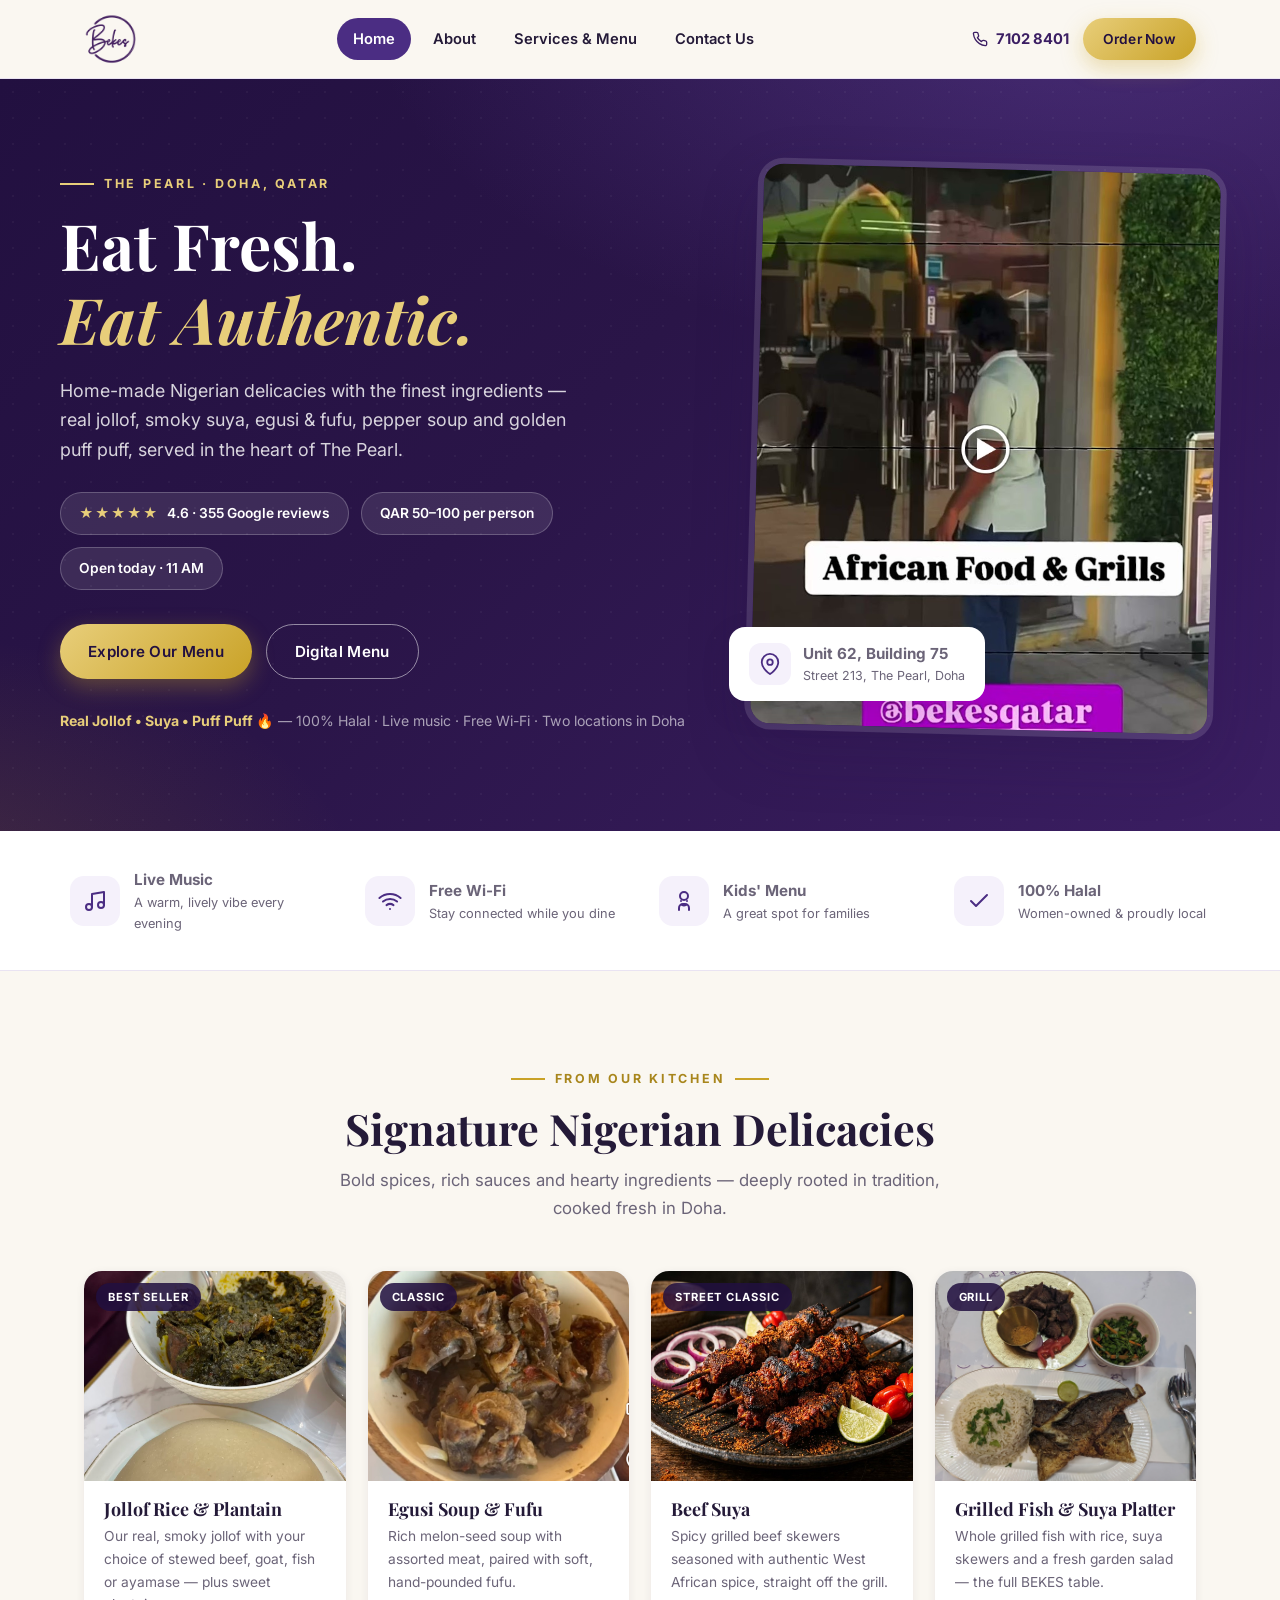
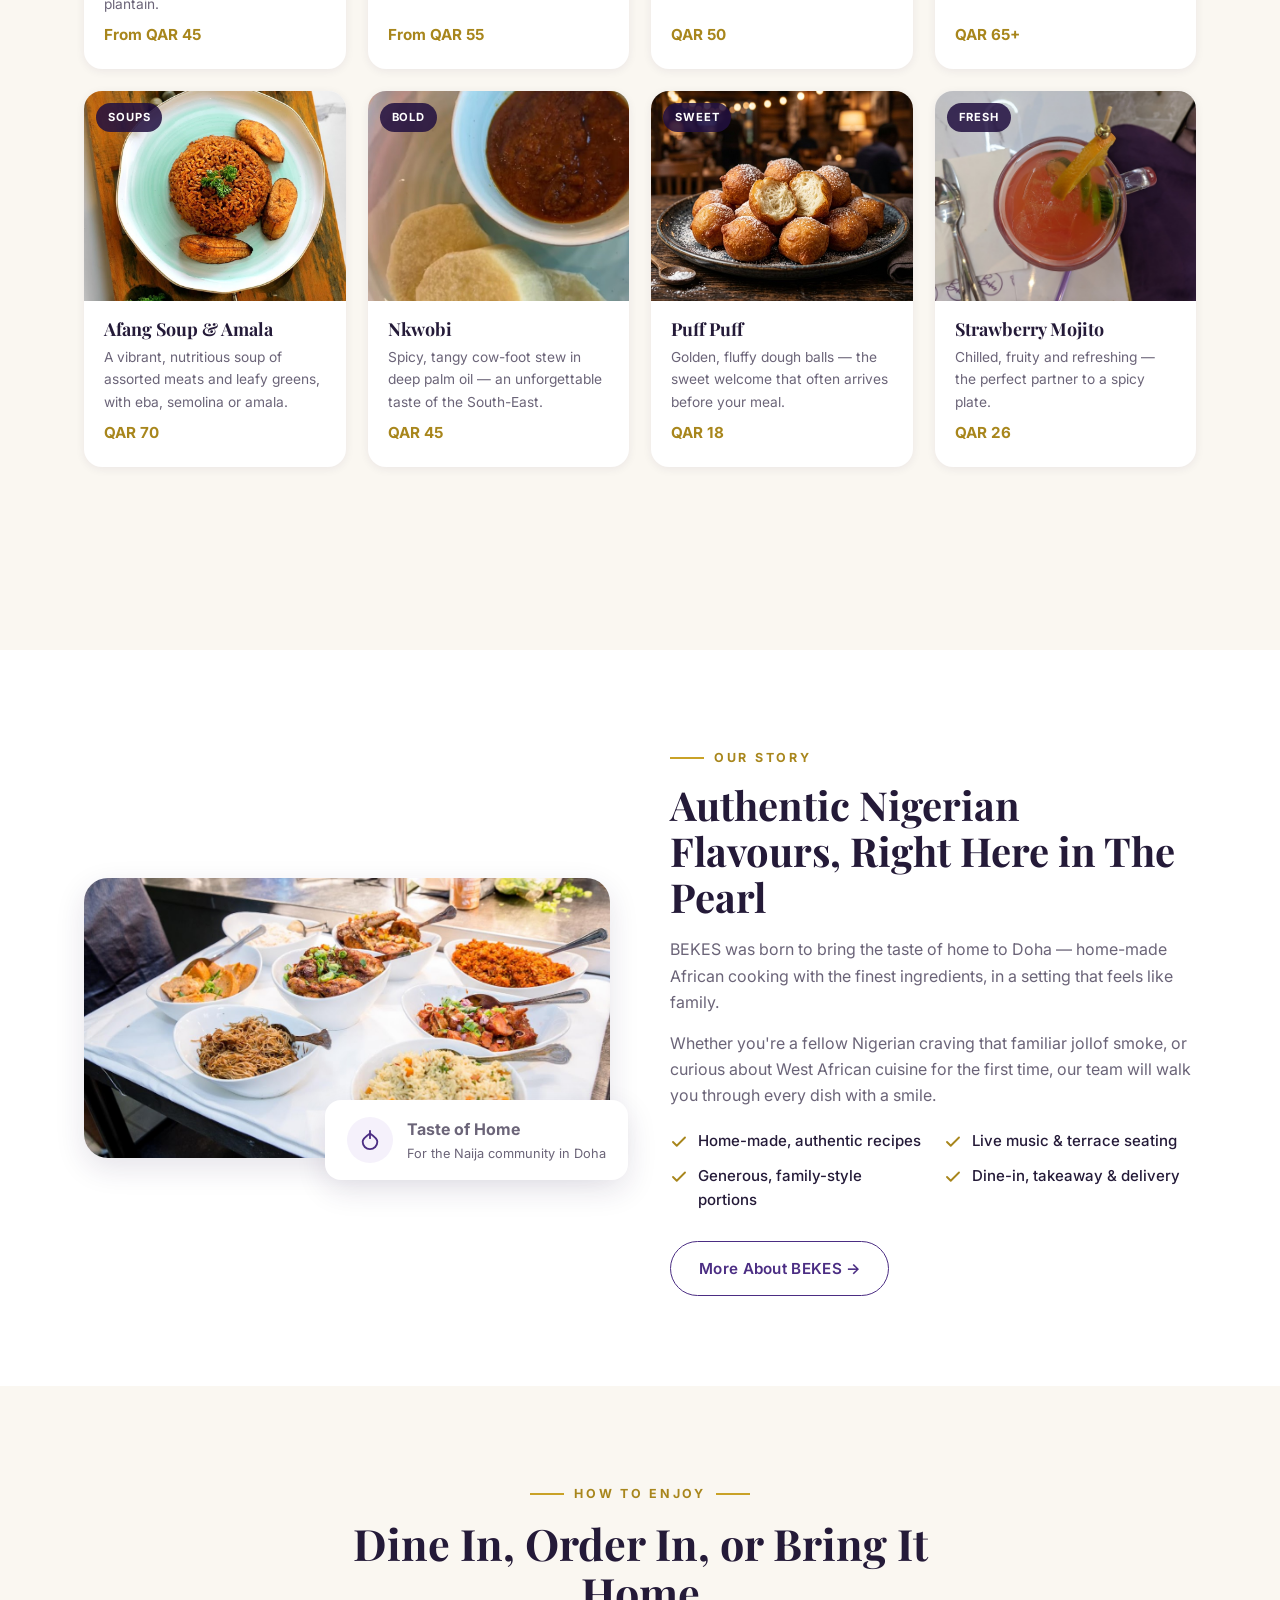
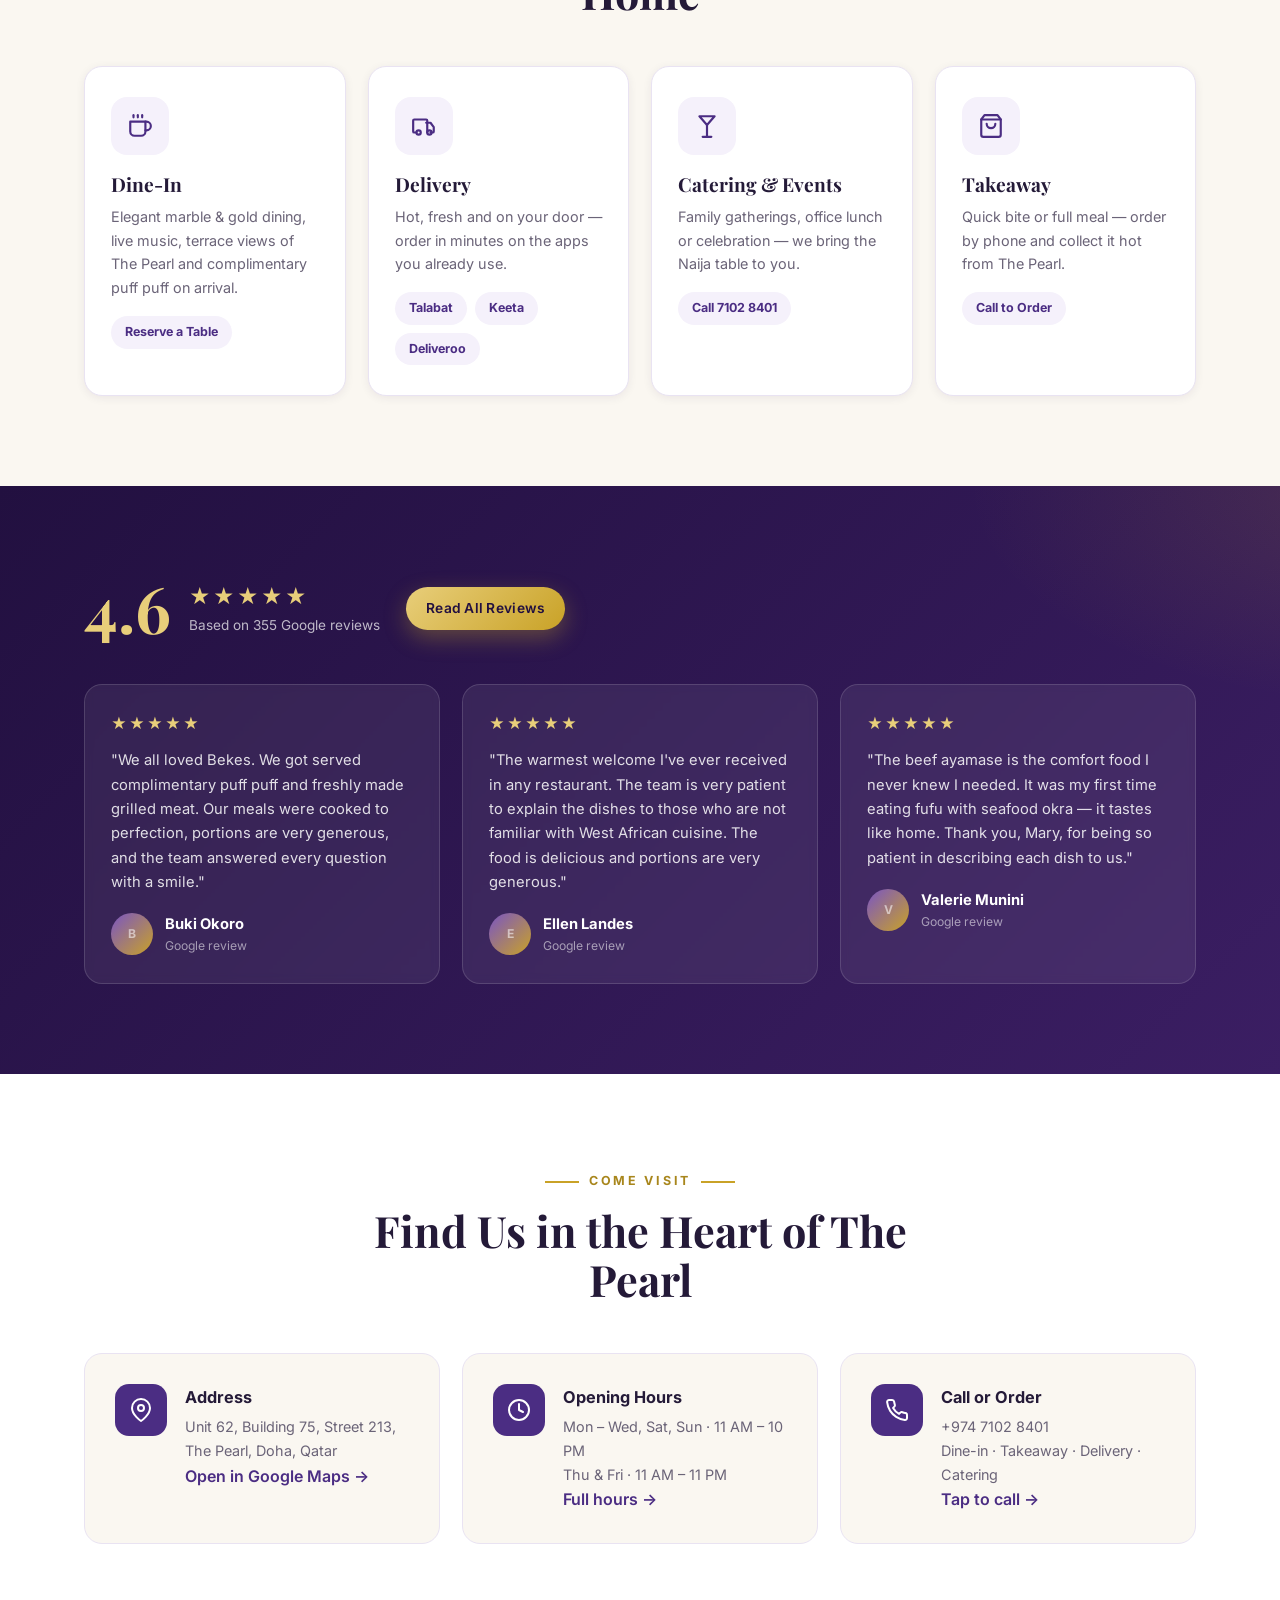
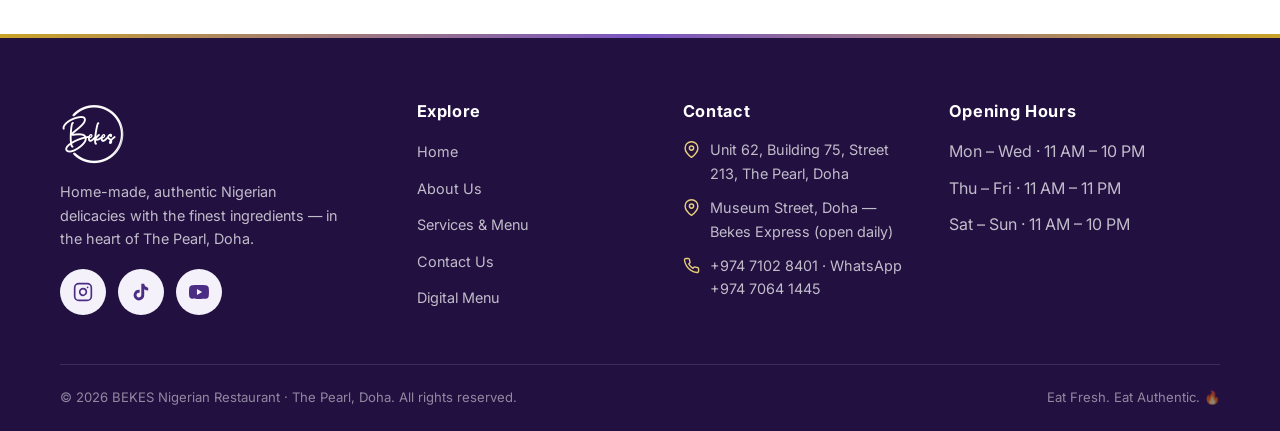
<file: index.html>
<!DOCTYPE html>
<html lang="en">
<head>
  <meta charset="UTF-8">
  <meta name="viewport" content="width=device-width, initial-scale=1.0">
  <title>BEKES Nigerian Restaurant — The Pearl, Doha | Authentic Nigerian Food</title>
  <meta name="description" content="BEKES Nigerian Restaurant in The Pearl, Doha. Home-made, authentic Nigerian delicacies — real jollof, suya, egusi &amp; fufu, puff puff and more. 4.6★ on Google. Dine-in, delivery &amp; catering.">
  <link rel="icon" type="image/png" href="favicon.png">
  <link rel="preconnect" href="https://fonts.googleapis.com">
  <link rel="preconnect" href="https://fonts.gstatic.com" crossorigin>
  <link href="https://fonts.googleapis.com/css2?family=Playfair+Display:ital,wght@0,500;0,600;0,700;1,500;1,600&family=Inter:wght@400;500;600;700;800&display=swap" rel="stylesheet">
  <link rel="stylesheet" href="css/style.css">
</head>
<body>

<!-- ============ HEADER ============ -->
<header class="site-header">
  <div class="container nav">
    <a class="brand" href="index.html" aria-label="BEKES home">
      <img src="assets/logo-purple.png" alt="BEKES logo">
    </a>
    <nav aria-label="Main">
      <ul class="nav-links">
        <li><a href="index.html" class="active">Home</a></li>
        <li><a href="about.html">About</a></li>
        <li><a href="services.html">Services &amp; Menu</a></li>
        <li><a href="contact.html">Contact Us</a></li>
      </ul>
    </nav>
    <div class="nav-actions">
      <a class="nav-phone" href="tel:+97471028401">
        <svg width="16" height="16" viewBox="0 0 24 24" fill="none" stroke="currentColor" stroke-width="2" stroke-linecap="round" stroke-linejoin="round"><path d="M22 16.92v3a2 2 0 0 1-2.18 2 19.79 19.79 0 0 1-8.63-3.07 19.5 19.5 0 0 1-6-6 19.79 19.79 0 0 1-3.07-8.67A2 2 0 0 1 4.11 2h3a2 2 0 0 1 2 1.72 12.84 12.84 0 0 0 .7 2.81 2 2 0 0 1-.45 2.11L8.09 9.91a16 16 0 0 0 6 6l1.27-1.27a2 2 0 0 1 2.11-.45 12.84 12.84 0 0 0 2.81.7A2 2 0 0 1 22 16.92z"/></svg>
        7102 8401
      </a>
      <a class="btn btn-gold btn-sm" href="https://www.talabat.com/qatar/restaurant/723721/bekes-food-restaurant-pearl-qatar" target="_blank" rel="noopener">Order Now</a>
      <button class="nav-toggle" aria-label="Toggle menu"><span></span><span></span><span></span></button>
    </div>
  </div>
</header>

<!-- ============ HERO ============ -->
<section class="hero">
  <div class="container hero-inner">
    <div class="hero-copy">
      <span class="eyebrow">The Pearl · Doha, Qatar</span>
      <h1>Eat Fresh.<br><em>Eat Authentic.</em></h1>
      <p class="hero-sub">Home-made Nigerian delicacies with the finest ingredients — real jollof, smoky suya, egusi &amp; fufu, pepper soup and golden puff puff, served in the heart of The Pearl.</p>
      <div class="hero-badges">
        <span class="hero-badge"><span class="stars">★★★★★</span> 4.6 · 355 Google reviews</span>
        <span class="hero-badge">QAR 50–100 per person</span>
        <span class="hero-badge">Open today · 11 AM</span>
      </div>
      <div class="hero-cta">
        <a class="btn btn-gold" href="services.html#menu">Explore Our Menu</a>
        <a class="btn btn-outline" href="https://menu.qsale.qa/index.php?shop_id=1001728" target="_blank" rel="noopener">Digital Menu</a>
      </div>
      <p class="hero-note"><strong>Real Jollof • Suya • Puff Puff 🔥</strong> — 100% Halal · Live music · Free Wi-Fi · Two locations in Doha</p>
    </div>
    <div class="hero-media">
      <div class="hero-photo">
        <img src="photos/interior-neon.jpg" alt="Inside BEKES Nigerian Restaurant with the purple neon Bekes sign">
      </div>
      <div class="hero-chip">
        <span class="ic">
          <svg width="22" height="22" viewBox="0 0 24 24" fill="none" stroke="currentColor" stroke-width="2" stroke-linecap="round" stroke-linejoin="round"><path d="M21 10c0 7-9 13-9 13s-9-6-9-13a9 9 0 0 1 18 0z"/><circle cx="12" cy="10" r="3"/></svg>
        </span>
        <span><b>Unit 62, Building 75</b><span>Street 213, The Pearl, Doha</span></span>
      </div>
    </div>
  </div>
</section>

<!-- ============ STRIP ============ -->
<section class="strip">
  <div class="container strip-grid">
    <div class="strip-item reveal">
      <span class="ic"><svg width="24" height="24" viewBox="0 0 24 24" fill="none" stroke="currentColor" stroke-width="2" stroke-linecap="round" stroke-linejoin="round"><path d="M9 18V5l12-2v13"/><circle cx="6" cy="18" r="3"/><circle cx="18" cy="16" r="3"/></svg></span>
      <span><b>Live Music</b><span>A warm, lively vibe every evening</span></span>
    </div>
    <div class="strip-item reveal">
      <span class="ic"><svg width="24" height="24" viewBox="0 0 24 24" fill="none" stroke="currentColor" stroke-width="2" stroke-linecap="round" stroke-linejoin="round"><path d="M5 12.55a11 11 0 0 1 14.08 0"/><path d="M1.42 9a16 16 0 0 1 21.16 0"/><path d="M8.53 16.11a6 6 0 0 1 6.95 0"/><line x1="12" y1="20" x2="12.01" y2="20"/></svg></span>
      <span><b>Free Wi-Fi</b><span>Stay connected while you dine</span></span>
    </div>
    <div class="strip-item reveal">
      <span class="ic"><svg width="24" height="24" viewBox="0 0 24 24" fill="none" stroke="currentColor" stroke-width="2" stroke-linecap="round" stroke-linejoin="round"><path d="M9 12h.01"/><path d="M15 12h.01"/><path d="M10 16c.5.3 1.2.5 2 .5s1.5-.2 2-.5"/><path d="M17 21v-2a4 4 0 0 0-4-4H11a4 4 0 0 0-4 4v2"/><circle cx="12" cy="7" r="4"/></svg></span>
      <span><b>Kids' Menu</b><span>A great spot for families</span></span>
    </div>
    <div class="strip-item reveal">
      <span class="ic"><svg width="24" height="24" viewBox="0 0 24 24" fill="none" stroke="currentColor" stroke-width="2" stroke-linecap="round" stroke-linejoin="round"><path d="M20 6 9 17l-5-5"/></svg></span>
      <span><b>100% Halal</b><span>Women-owned &amp; proudly local</span></span>
    </div>
  </div>
</section>

<!-- ============ SIGNATURE DISHES ============ -->
<section class="section dishes">
  <div class="container">
    <div class="section-head center reveal">
      <span class="eyebrow">From Our Kitchen</span>
      <h2>Signature Nigerian Delicacies</h2>
      <p>Bold spices, rich sauces and hearty ingredients — deeply rooted in tradition, cooked fresh in Doha.</p>
    </div>
    <div class="dish-grid">
      <article class="dish-card reveal">
        <div class="ph"><img src="photos/dish-jollof-real.jpg" alt="Jollof rice with fried plantain"><span class="tag">Best Seller</span></div>
        <div class="body"><h3>Jollof Rice &amp; Plantain</h3><p>Our real, smoky jollof with your choice of stewed beef, goat, fish or ayamase — plus sweet plantain.</p><span class="price">From QAR 45</span></div>
      </article>
      <article class="dish-card reveal">
        <div class="ph"><img src="photos/dish-egusi-fufu.jpg" alt="Egusi soup with fufu"><span class="tag">Classic</span></div>
        <div class="body"><h3>Egusi Soup &amp; Fufu</h3><p>Rich melon-seed soup with assorted meat, paired with soft, hand-pounded fufu.</p><span class="price">From QAR 55</span></div>
      </article>
      <article class="dish-card reveal">
        <div class="ph"><img src="assets/dish-suya.jpg" alt="Beef suya skewers"><span class="tag">Street Classic</span></div>
        <div class="body"><h3>Beef Suya</h3><p>Spicy grilled beef skewers seasoned with authentic West African spice, straight off the grill.</p><span class="price">QAR 50</span></div>
      </article>
      <article class="dish-card reveal">
        <div class="ph"><img src="photos/dish-fish-suya.jpg" alt="Grilled fish with rice and suya"><span class="tag">Grill</span></div>
        <div class="body"><h3>Grilled Fish &amp; Suya Platter</h3><p>Whole grilled fish with rice, suya skewers and a fresh garden salad — the full BEKES table.</p><span class="price">QAR 65+</span></div>
      </article>
      <article class="dish-card reveal">
        <div class="ph"><img src="photos/dish-afang.jpg" alt="Afang soup with amala"><span class="tag">Soups</span></div>
        <div class="body"><h3>Afang Soup &amp; Amala</h3><p>A vibrant, nutritious soup of assorted meats and leafy greens, with eba, semolina or amala.</p><span class="price">QAR 70</span></div>
      </article>
      <article class="dish-card reveal">
        <div class="ph"><img src="photos/dish-nkwobi.jpg" alt="Nkwobi in a wooden bowl"><span class="tag">Bold</span></div>
        <div class="body"><h3>Nkwobi</h3><p>Spicy, tangy cow-foot stew in deep palm oil — an unforgettable taste of the South-East.</p><span class="price">QAR 45</span></div>
      </article>
      <article class="dish-card reveal">
        <div class="ph"><img src="assets/dish-puffpuff.jpg" alt="Golden puff puff"><span class="tag">Sweet</span></div>
        <div class="body"><h3>Puff Puff</h3><p>Golden, fluffy dough balls — the sweet welcome that often arrives before your meal.</p><span class="price">QAR 18</span></div>
      </article>
      <article class="dish-card reveal">
        <div class="ph"><img src="photos/drink-mojito.jpg" alt="Strawberry mojito"><span class="tag">Fresh</span></div>
        <div class="body"><h3>Strawberry Mojito</h3><p>Chilled, fruity and refreshing — the perfect partner to a spicy plate.</p><span class="price">QAR 26</span></div>
      </article>
    </div>
    <div class="text-center mt-40 reveal">
      <a class="btn btn-purple" href="services.html#menu">See the Full Menu</a>
    </div>
  </div>
</section>

<!-- ============ ABOUT TEASER ============ -->
<section class="section" style="background: var(--white);">
  <div class="container split">
    <div class="media reveal">
      <img src="photos/interior-wide.jpg" alt="BEKES dining room with rose columns and chandeliers">
      <div class="float-card">
        <span class="ic"><svg width="22" height="22" viewBox="0 0 24 24" fill="none" stroke="currentColor" stroke-width="2" stroke-linecap="round" stroke-linejoin="round"><path d="M12 2v8"/><path d="M12 22a8 8 0 0 0 8-8c0-3-2-5-8-9-6 4-8 6-8 9a8 8 0 0 0 8 8z"/></svg></span>
        <span><b>Taste of Home</b><span>For the Naija community in Doha</span></span>
      </div>
    </div>
    <div class="copy reveal">
      <span class="eyebrow">Our Story</span>
      <h2>Authentic Nigerian Flavours, Right Here in The Pearl</h2>
      <p>BEKES was born to bring the taste of home to Doha — home-made African cooking with the finest ingredients, in a setting that feels like family.</p>
      <p>Whether you're a fellow Nigerian craving that familiar jollof smoke, or curious about West African cuisine for the first time, our team will walk you through every dish with a smile.</p>
      <ul class="checks">
        <li><svg width="18" height="18" viewBox="0 0 24 24" fill="none" stroke="currentColor" stroke-width="2.5" stroke-linecap="round" stroke-linejoin="round"><path d="M20 6 9 17l-5-5"/></svg> Home-made, authentic recipes</li>
        <li><svg width="18" height="18" viewBox="0 0 24 24" fill="none" stroke="currentColor" stroke-width="2.5" stroke-linecap="round" stroke-linejoin="round"><path d="M20 6 9 17l-5-5"/></svg> Live music &amp; terrace seating</li>
        <li><svg width="18" height="18" viewBox="0 0 24 24" fill="none" stroke="currentColor" stroke-width="2.5" stroke-linecap="round" stroke-linejoin="round"><path d="M20 6 9 17l-5-5"/></svg> Generous, family-style portions</li>
        <li><svg width="18" height="18" viewBox="0 0 24 24" fill="none" stroke="currentColor" stroke-width="2.5" stroke-linecap="round" stroke-linejoin="round"><path d="M20 6 9 17l-5-5"/></svg> Dine-in, takeaway &amp; delivery</li>
      </ul>
      <a class="btn btn-outline-dark" href="about.html">More About BEKES →</a>
    </div>
  </div>
</section>

<!-- ============ SERVICES TEASER ============ -->
<section class="section">
  <div class="container">
    <div class="section-head center reveal">
      <span class="eyebrow">How to Enjoy</span>
      <h2>Dine In, Order In, or Bring It Home</h2>
    </div>
    <div class="svc-grid">
      <div class="svc-card reveal">
        <span class="ic"><svg width="26" height="26" viewBox="0 0 24 24" fill="none" stroke="currentColor" stroke-width="2" stroke-linecap="round" stroke-linejoin="round"><path d="M17 8h1a4 4 0 1 1 0 8h-1"/><path d="M3 8h14v9a4 4 0 0 1-4 4H7a4 4 0 0 1-4-4Z"/><line x1="6" y1="2" x2="6" y2="4"/><line x1="10" y1="2" x2="10" y2="4"/><line x1="14" y1="2" x2="14" y2="4"/></svg></span>
        <h3>Dine-In</h3>
        <p>Elegant marble &amp; gold dining, live music, terrace views of The Pearl and complimentary puff puff on arrival.</p>
        <div class="svc-links"><a href="contact.html">Reserve a Table</a></div>
      </div>
      <div class="svc-card reveal">
        <span class="ic"><svg width="26" height="26" viewBox="0 0 24 24" fill="none" stroke="currentColor" stroke-width="2" stroke-linecap="round" stroke-linejoin="round"><path d="M5 18H3a1 1 0 0 1-1-1V7a1 1 0 0 1 1-1h11a1 1 0 0 1 1 1v11"/><path d="M14 9h4l3 4v4a1 1 0 0 1-1 1h-2"/><circle cx="7" cy="18" r="2"/><circle cx="17" cy="18" r="2"/></svg></span>
        <h3>Delivery</h3>
        <p>Hot, fresh and on your door — order in minutes on the apps you already use.</p>
        <div class="svc-links">
          <a href="https://www.talabat.com/qatar/restaurant/723721/bekes-food-restaurant-pearl-qatar" target="_blank" rel="noopener">Talabat</a>
          <a href="https://fooddelivery-eu.mykeeta.com/mpweb/shop_golden?shopId=1329607496&cityId=114000008" target="_blank" rel="noopener">Keeta</a>
          <a href="https://deliveroo.com.qa/en/menu/doha/pearl-1/bekes-restaurant" target="_blank" rel="noopener">Deliveroo</a>
        </div>
      </div>
      <div class="svc-card reveal">
        <span class="ic"><svg width="26" height="26" viewBox="0 0 24 24" fill="none" stroke="currentColor" stroke-width="2" stroke-linecap="round" stroke-linejoin="round"><path d="M8 22h8"/><path d="M12 11v11"/><path d="m19 3-7 8-7-8Z"/></svg></span>
        <h3>Catering &amp; Events</h3>
        <p>Family gatherings, office lunch or celebration — we bring the Naija table to you.</p>
        <div class="svc-links"><a href="tel:+97471028401">Call 7102 8401</a></div>
      </div>
      <div class="svc-card reveal">
        <span class="ic"><svg width="26" height="26" viewBox="0 0 24 24" fill="none" stroke="currentColor" stroke-width="2" stroke-linecap="round" stroke-linejoin="round"><path d="M6 2 3 6v14a2 2 0 0 0 2 2h14a2 2 0 0 0 2-2V6l-3-4Z"/><line x1="3" y1="6" x2="21" y2="6"/><path d="M16 10a4 4 0 0 1-8 0"/></svg></span>
        <h3>Takeaway</h3>
        <p>Quick bite or full meal — order by phone and collect it hot from The Pearl.</p>
        <div class="svc-links"><a href="tel:+97471028401">Call to Order</a></div>
      </div>
    </div>
  </div>
</section>

<!-- ============ REVIEWS ============ -->
<section class="section reviews on-dark">
  <div class="container">
    <div class="reviews-top reveal">
      <div class="rating-big">
        <span class="num">4.6</span>
        <span><span class="stars">★★★★★</span><small>Based on 355 Google reviews</small></span>
      </div>
      <a class="btn btn-gold btn-sm" href="https://www.google.com/maps/search/?api=1&query=Bekes+Nigerian+Restaurant+Pearl+Qatar" target="_blank" rel="noopener">Read All Reviews</a>
    </div>
    <div class="review-grid">
      <div class="review-card reveal">
        <div class="stars">★★★★★</div>
        <p>"We all loved Bekes. We got served complimentary puff puff and freshly made grilled meat. Our meals were cooked to perfection, portions are very generous, and the team answered every question with a smile."</p>
        <div class="who"><span class="avatar">B</span><span><b>Buki Okoro</b><span>Google review</span></span></div>
      </div>
      <div class="review-card reveal">
        <div class="stars">★★★★★</div>
        <p>"The warmest welcome I've ever received in any restaurant. The team is very patient to explain the dishes to those who are not familiar with West African cuisine. The food is delicious and portions are very generous."</p>
        <div class="who"><span class="avatar">E</span><span><b>Ellen Landes</b><span>Google review</span></span></div>
      </div>
      <div class="review-card reveal">
        <div class="stars">★★★★★</div>
        <p>"The beef ayamase is the comfort food I never knew I needed. It was my first time eating fufu with seafood okra — it tastes like home. Thank you, Mary, for being so patient in describing each dish to us."</p>
        <div class="who"><span class="avatar">V</span><span><b>Valerie Munini</b><span>Google review</span></span></div>
      </div>
    </div>
  </div>
</section>

<!-- ============ VISIT ============ -->
<section class="section visit">
  <div class="container">
    <div class="section-head center reveal">
      <span class="eyebrow">Come Visit</span>
      <h2>Find Us in the Heart of The Pearl</h2>
    </div>
    <div class="visit-grid">
      <div class="visit-card reveal">
        <span class="ic"><svg width="24" height="24" viewBox="0 0 24 24" fill="none" stroke="currentColor" stroke-width="2" stroke-linecap="round" stroke-linejoin="round"><path d="M21 10c0 7-9 13-9 13s-9-6-9-13a9 9 0 0 1 18 0z"/><circle cx="12" cy="10" r="3"/></svg></span>
        <span><b>Address</b><p>Unit 62, Building 75, Street 213,<br>The Pearl, Doha, Qatar</p><a href="https://www.google.com/maps/search/?api=1&query=Bekes+Nigerian+Restaurant+The+Pearl+Doha" target="_blank" rel="noopener">Open in Google Maps →</a></span>
      </div>
      <div class="visit-card reveal">
        <span class="ic"><svg width="24" height="24" viewBox="0 0 24 24" fill="none" stroke="currentColor" stroke-width="2" stroke-linecap="round" stroke-linejoin="round"><circle cx="12" cy="12" r="10"/><polyline points="12 6 12 12 16 14"/></svg></span>
        <span><b>Opening Hours</b><p>Mon – Wed, Sat, Sun · 11 AM – 10 PM<br>Thu &amp; Fri · 11 AM – 11 PM</p><a href="contact.html#hours">Full hours →</a></span>
      </div>
      <div class="visit-card reveal">
        <span class="ic"><svg width="24" height="24" viewBox="0 0 24 24" fill="none" stroke="currentColor" stroke-width="2" stroke-linecap="round" stroke-linejoin="round"><path d="M22 16.92v3a2 2 0 0 1-2.18 2 19.79 19.79 0 0 1-8.63-3.07 19.5 19.5 0 0 1-6-6 19.79 19.79 0 0 1-3.07-8.67A2 2 0 0 1 4.11 2h3a2 2 0 0 1 2 1.72 12.84 12.84 0 0 0 .7 2.81 2 2 0 0 1-.45 2.11L8.09 9.91a16 16 0 0 0 6 6l1.27-1.27a2 2 0 0 1 2.11-.45 12.84 12.84 0 0 0 2.81.7A2 2 0 0 1 22 16.92z"/></svg></span>
        <span><b>Call or Order</b><p>+974 7102 8401<br>Dine-in · Takeaway · Delivery · Catering</p><a href="tel:+97471028401">Tap to call →</a></span>
      </div>
    </div>
  </div>
</section>

<!-- ============ FOOTER ============ -->
<footer class="site-footer">
  <div class="container footer-grid">
    <div class="footer-brand">
      <a class="brand" href="index.html"><img src="assets/logo-white.png" alt="BEKES logo"></a>
      <p>Home-made, authentic Nigerian delicacies with the finest ingredients — in the heart of The Pearl, Doha.</p>
      <div class="socials">
        <a href="https://www.instagram.com/bekesqatar/" target="_blank" rel="noopener" aria-label="Instagram"><svg width="20" height="20" viewBox="0 0 24 24" fill="none" stroke="currentColor" stroke-width="2" stroke-linecap="round" stroke-linejoin="round"><rect width="20" height="20" x="2" y="2" rx="5" ry="5"/><path d="M16 11.37A4 4 0 1 1 12.63 8 4 4 0 0 1 16 11.37z"/><line x1="17.5" x2="17.51" y1="6.5" y2="6.5"/></svg></a>
        <a href="https://www.tiktok.com/@bekesqatar2" target="_blank" rel="noopener" aria-label="TikTok"><svg width="20" height="20" viewBox="0 0 24 24" fill="currentColor"><path d="M19.59 6.69a4.83 4.83 0 0 1-3.77-4.25V2h-3.45v13.67a2.89 2.89 0 0 1-5.2 1.74 2.89 2.89 0 0 1 2.31-4.64 2.93 2.93 0 0 1 .88.13V9.4a6.84 6.84 0 0 0-1-.05A6.33 6.33 0 0 0 5 20.1a6.34 6.34 0 0 0 10.86-4.43v-7a8.16 8.16 0 0 0 4.77 1.52v-3.4a4.85 4.85 0 0 1-1-.1z"/></svg></a>
        <a href="https://youtube.com/@bekesqatar" target="_blank" rel="noopener" aria-label="YouTube"><svg width="20" height="20" viewBox="0 0 24 24" fill="currentColor"><path d="M23.5 6.19a3.02 3.02 0 0 0-2.12-2.14C19.5 3.55 12 3.55 12 3.55s-7.5 0-9.38.5A3.02 3.02 0 0 0 .5 6.19C0 8.07 0 12 0 12s0 3.93.5 5.81a3.02 3.02 0 0 0 2.12 2.14c1.88.5 9.38.5 9.38.5s7.5 0 9.38-.5a3.02 3.02 0 0 0 2.12-2.14C24 15.93 24 12 24 12s0-3.93-.5-5.81zM9.55 15.57V8.43L15.82 12l-6.27 3.57z"/></svg></a>
      </div>
    </div>
    <div>
      <h4>Explore</h4>
      <ul>
        <li><a href="index.html">Home</a></li>
        <li><a href="about.html">About Us</a></li>
        <li><a href="services.html">Services &amp; Menu</a></li>
        <li><a href="contact.html">Contact Us</a></li>
        <li><a href="https://menu.qsale.qa/index.php?shop_id=1001728" target="_blank" rel="noopener">Digital Menu</a></li>
      </ul>
    </div>
    <div>
      <h4>Contact</h4>
      <ul class="footer-contact">
        <li><svg width="17" height="17" viewBox="0 0 24 24" fill="none" stroke="currentColor" stroke-width="2" stroke-linecap="round" stroke-linejoin="round"><path d="M21 10c0 7-9 13-9 13s-9-6-9-13a9 9 0 0 1 18 0z"/><circle cx="12" cy="10" r="3"/></svg><span>Unit 62, Building 75, Street 213, The Pearl, Doha</span></li>
        <li><svg width="17" height="17" viewBox="0 0 24 24" fill="none" stroke="currentColor" stroke-width="2" stroke-linecap="round" stroke-linejoin="round"><path d="M21 10c0 7-9 13-9 13s-9-6-9-13a9 9 0 0 1 18 0z"/><circle cx="12" cy="10" r="3"/></svg><span>Museum Street, Doha — Bekes Express (open daily)</span></li>
        <li><svg width="17" height="17" viewBox="0 0 24 24" fill="none" stroke="currentColor" stroke-width="2" stroke-linecap="round" stroke-linejoin="round"><path d="M22 16.92v3a2 2 0 0 1-2.18 2 19.79 19.79 0 0 1-8.63-3.07 19.5 19.5 0 0 1-6-6 19.79 19.79 0 0 1-3.07-8.67A2 2 0 0 1 4.11 2h3a2 2 0 0 1 2 1.72 12.84 12.84 0 0 0 .7 2.81 2 2 0 0 1-.45 2.11L8.09 9.91a16 16 0 0 0 6 6l1.27-1.27a2 2 0 0 1 2.11-.45 12.84 12.84 0 0 0 2.81.7A2 2 0 0 1 22 16.92z"/></svg><a href="tel:+97471028401">+974 7102 8401 · WhatsApp +974 7064 1445</a></li>
      </ul>
    </div>
    <div>
      <h4>Opening Hours</h4>
      <ul>
        <li>Mon – Wed · 11 AM – 10 PM</li>
        <li>Thu – Fri · 11 AM – 11 PM</li>
        <li>Sat – Sun · 11 AM – 10 PM</li>
      </ul>
    </div>
  </div>
  <div class="container footer-bottom">
    <span>© <span data-year>2026</span> BEKES Nigerian Restaurant · The Pearl, Doha. All rights reserved.</span>
    <span>Eat Fresh. Eat Authentic. 🔥</span>
  </div>
</footer>

<script src="js/main.js"></script>
</body>
</html>
</file>
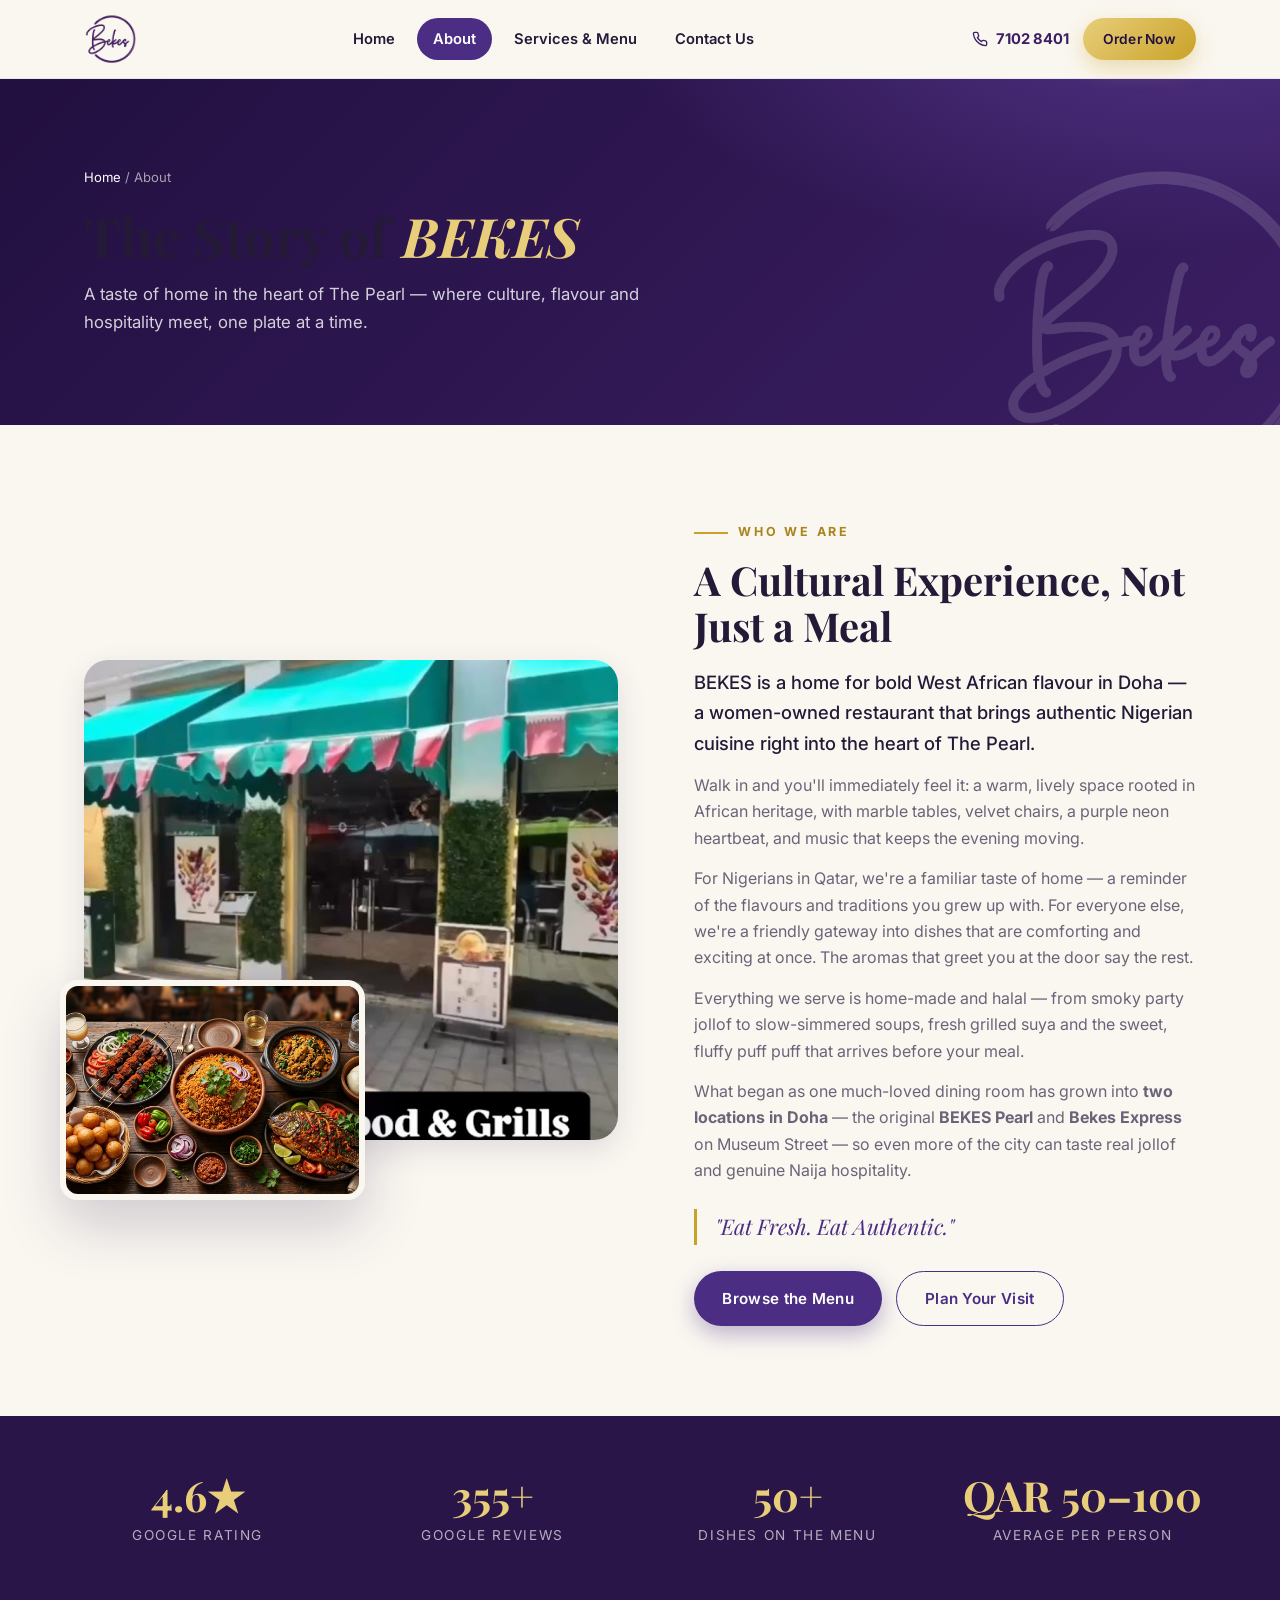
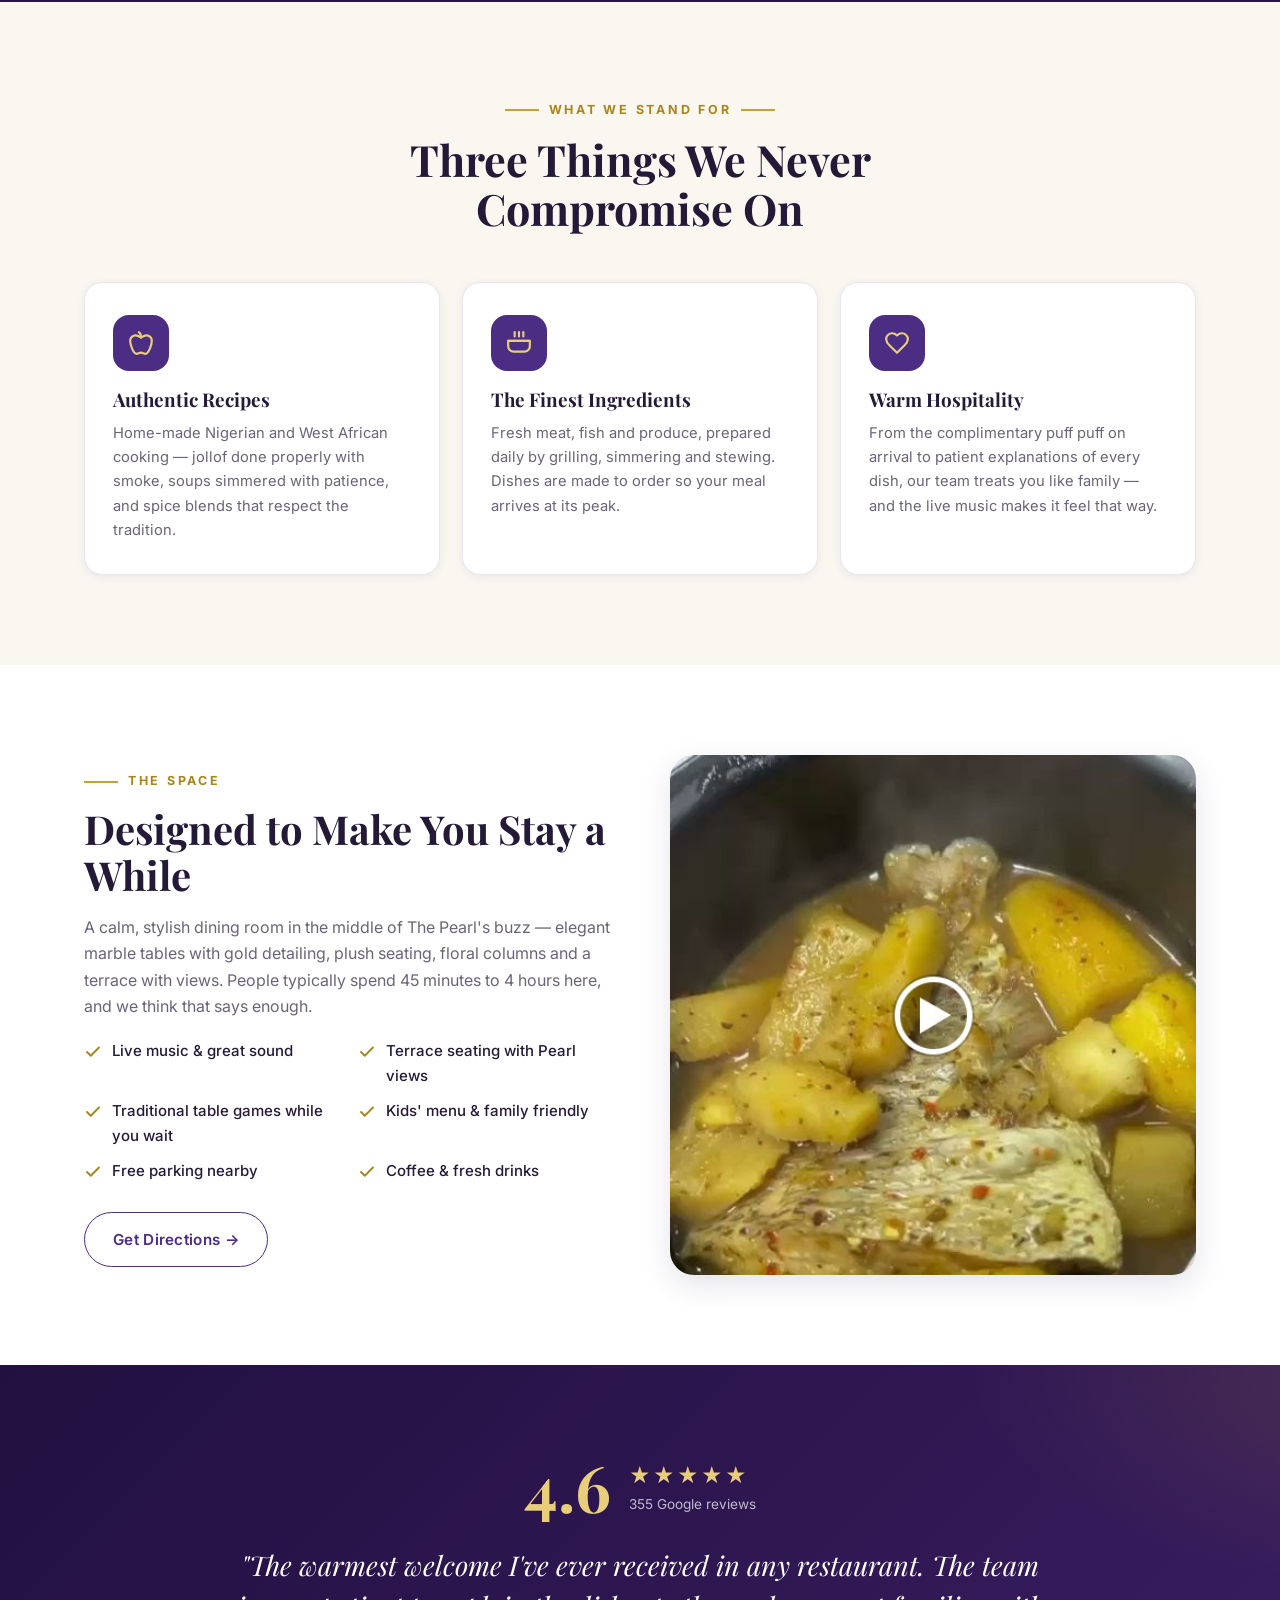
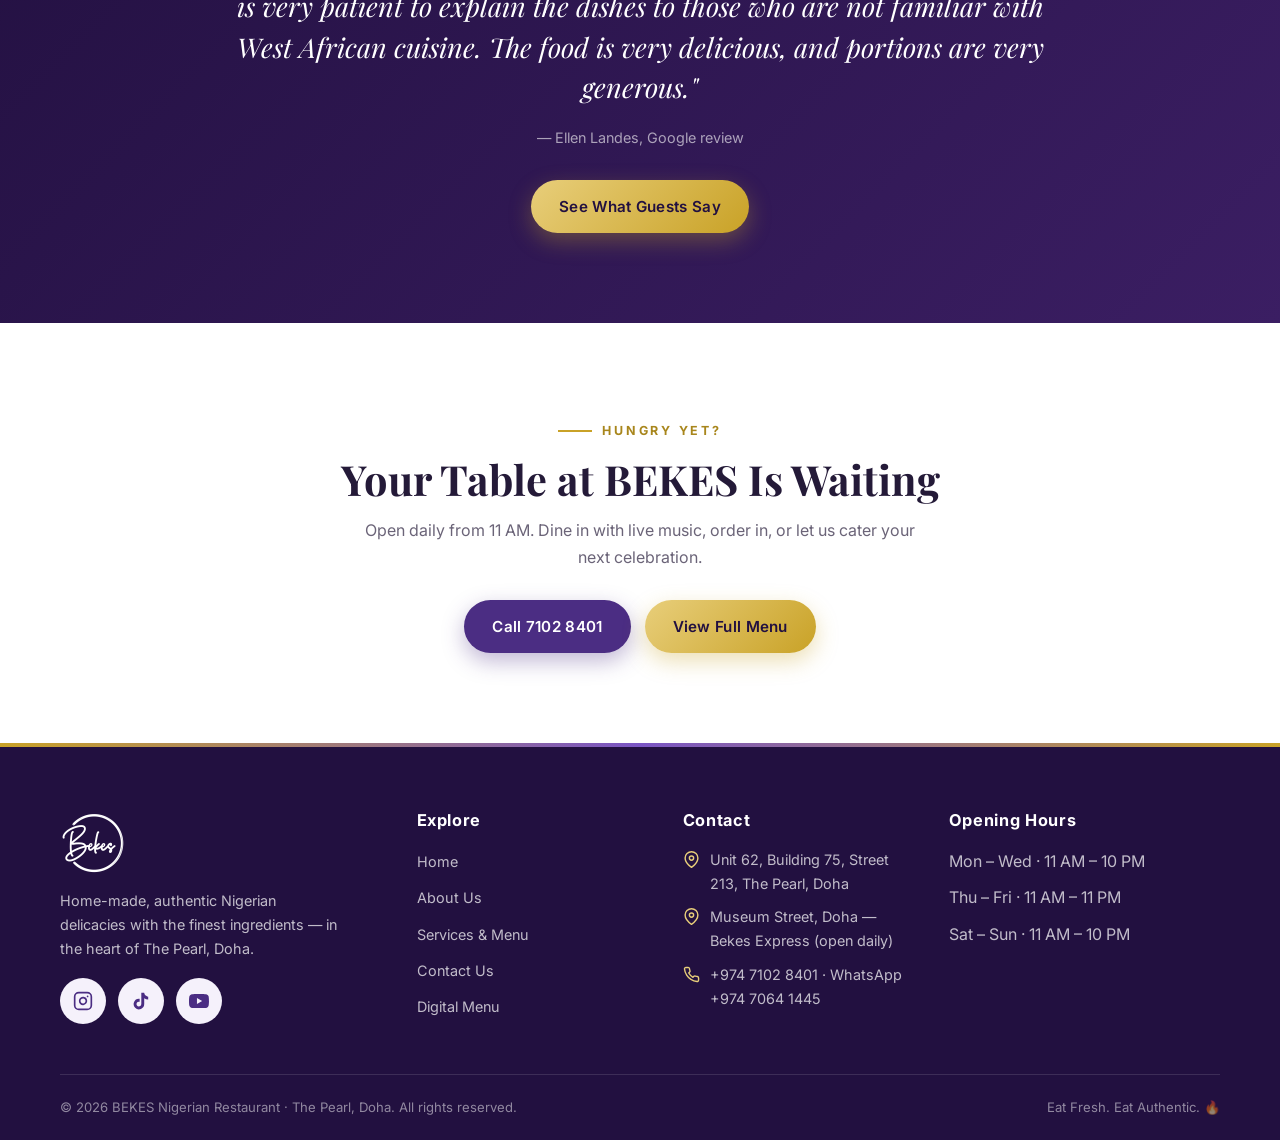
<file: about.html>
<!DOCTYPE html>
<html lang="en">
<head>
  <meta charset="UTF-8">
  <meta name="viewport" content="width=device-width, initial-scale=1.0">
  <title>About Us — BEKES Nigerian Restaurant, The Pearl Doha</title>
  <meta name="description" content="The story behind BEKES Nigerian Restaurant in The Pearl, Doha — home-made, authentic Nigerian food, live music and a warm, family-like atmosphere.">
  <link rel="icon" type="image/png" href="favicon.png">
  <link rel="preconnect" href="https://fonts.googleapis.com">
  <link rel="preconnect" href="https://fonts.gstatic.com" crossorigin>
  <link href="https://fonts.googleapis.com/css2?family=Playfair+Display:ital,wght@0,500;0,600;0,700;1,500;1,600&family=Inter:wght@400;500;600;700;800&display=swap" rel="stylesheet">
  <link rel="stylesheet" href="css/style.css">
</head>
<body>

<!-- ============ HEADER ============ -->
<header class="site-header">
  <div class="container nav">
    <a class="brand" href="index.html" aria-label="BEKES home">
      <img src="assets/logo-purple.png" alt="BEKES logo">
    </a>
    <nav aria-label="Main">
      <ul class="nav-links">
        <li><a href="index.html">Home</a></li>
        <li><a href="about.html" class="active">About</a></li>
        <li><a href="services.html">Services &amp; Menu</a></li>
        <li><a href="contact.html">Contact Us</a></li>
      </ul>
    </nav>
    <div class="nav-actions">
      <a class="nav-phone" href="tel:+97471028401">
        <svg width="16" height="16" viewBox="0 0 24 24" fill="none" stroke="currentColor" stroke-width="2" stroke-linecap="round" stroke-linejoin="round"><path d="M22 16.92v3a2 2 0 0 1-2.18 2 19.79 19.79 0 0 1-8.63-3.07 19.5 19.5 0 0 1-6-6 19.79 19.79 0 0 1-3.07-8.67A2 2 0 0 1 4.11 2h3a2 2 0 0 1 2 1.72 12.84 12.84 0 0 0 .7 2.81 2 2 0 0 1-.45 2.11L8.09 9.91a16 16 0 0 0 6 6l1.27-1.27a2 2 0 0 1 2.11-.45 12.84 12.84 0 0 0 2.81.7A2 2 0 0 1 22 16.92z"/></svg>
        7102 8401
      </a>
      <a class="btn btn-gold btn-sm" href="https://www.talabat.com/qatar/restaurant/723721/bekes-food-restaurant-pearl-qatar" target="_blank" rel="noopener">Order Now</a>
      <button class="nav-toggle" aria-label="Toggle menu"><span></span><span></span><span></span></button>
    </div>
  </div>
</header>

<!-- ============ PAGE HERO ============ -->
<section class="page-hero">
  <img class="logo-watermark" src="assets/logo-white.png" alt="">
  <div class="container">
    <p class="crumbs"><a href="index.html">Home</a> / About</p>
    <h1>The Story of <em>BEKES</em></h1>
    <p>A taste of home in the heart of The Pearl — where culture, flavour and hospitality meet, one plate at a time.</p>
  </div>
</section>

<!-- ============ STORY ============ -->
<section class="section">
  <div class="container story-grid">
    <div class="ph-stack reveal">
      <img class="main" src="photos/interior-1.jpg" alt="BEKES dining room — marble tables and velvet chairs">
      <img class="small" src="assets/hero-feast.jpg" alt="A spread of Nigerian dishes">
    </div>
    <div class="story-copy reveal">
      <span class="eyebrow">Who We Are</span>
      <h2 style="font-size: clamp(1.8rem, 3.2vw, 2.5rem); margin-bottom: 18px;">A Cultural Experience, Not Just a Meal</h2>
      <p class="lede">BEKES is a home for bold West African flavour in Doha — a women-owned restaurant that brings authentic Nigerian cuisine right into the heart of The Pearl.</p>
      <p>Walk in and you'll immediately feel it: a warm, lively space rooted in African heritage, with marble tables, velvet chairs, a purple neon heartbeat, and music that keeps the evening moving.</p>
      <p>For Nigerians in Qatar, we're a familiar taste of home — a reminder of the flavours and traditions you grew up with. For everyone else, we're a friendly gateway into dishes that are comforting and exciting at once. The aromas that greet you at the door say the rest.</p>
      <p>Everything we serve is home-made and halal — from smoky party jollof to slow-simmered soups, fresh grilled suya and the sweet, fluffy puff puff that arrives before your meal.</p>
      <p>What began as one much-loved dining room has grown into <strong>two locations in Doha</strong> — the original <strong>BEKES Pearl</strong> and <strong>Bekes Express</strong> on Museum Street — so even more of the city can taste real jollof and genuine Naija hospitality.</p>
      <div class="tagline">"Eat Fresh. Eat Authentic."</div>
      <div style="display:flex; gap:14px; flex-wrap:wrap;">
        <a class="btn btn-purple" href="services.html#menu">Browse the Menu</a>
        <a class="btn btn-outline-dark" href="contact.html">Plan Your Visit</a>
      </div>
    </div>
  </div>
</section>

<!-- ============ STATS ============ -->
<section class="stats-band on-dark">
  <div class="container stats-grid">
    <div class="stat reveal"><div class="num">4.6★</div><div class="lbl">Google Rating</div></div>
    <div class="stat reveal"><div class="num">355+</div><div class="lbl">Google Reviews</div></div>
    <div class="stat reveal"><div class="num">50+</div><div class="lbl">Dishes on the Menu</div></div>
    <div class="stat reveal"><div class="num">QAR 50–100</div><div class="lbl">Average per Person</div></div>
  </div>
</section>

<!-- ============ VALUES ============ -->
<section class="section">
  <div class="container">
    <div class="section-head center reveal">
      <span class="eyebrow">What We Stand For</span>
      <h2>Three Things We Never Compromise On</h2>
    </div>
    <div class="values-grid">
      <div class="value-card reveal">
        <span class="ic"><svg width="26" height="26" viewBox="0 0 24 24" fill="none" stroke="currentColor" stroke-width="2" stroke-linecap="round" stroke-linejoin="round"><path d="M12 20.94c1.5 0 2.75 1.06 4 1.06 3 0 6-8 6-12.22A4.91 4.91 0 0 0 17 5c-2.22 0-4 1.44-5 2-1-.56-2.78-2-5-2a4.9 4.9 0 0 0-5 4.78C2 14 5 22 8 22c1.25 0 2.5-1.06 4-1.06Z"/><path d="M10 2c1 .5 2 2 2 5"/></svg></span>
        <h3>Authentic Recipes</h3>
        <p>Home-made Nigerian and West African cooking — jollof done properly with smoke, soups simmered with patience, and spice blends that respect the tradition.</p>
      </div>
      <div class="value-card reveal">
        <span class="ic"><svg width="26" height="26" viewBox="0 0 24 24" fill="none" stroke="currentColor" stroke-width="2" stroke-linecap="round" stroke-linejoin="round"><path d="M8 2v4"/><path d="M12 2v4"/><path d="M16 2v4"/><path d="M2 15a5 5 0 0 0 5 5h10a5 5 0 0 0 5-5v-5H2Z"/><path d="M2 10h20"/></svg></span>
        <h3>The Finest Ingredients</h3>
        <p>Fresh meat, fish and produce, prepared daily by grilling, simmering and stewing. Dishes are made to order so your meal arrives at its peak.</p>
      </div>
      <div class="value-card reveal">
        <span class="ic"><svg width="26" height="26" viewBox="0 0 24 24" fill="none" stroke="currentColor" stroke-width="2" stroke-linecap="round" stroke-linejoin="round"><path d="M19 14c1.49-1.46 3-3.21 3-5.5A5.5 5.5 0 0 0 16.5 3c-1.76 0-3 .5-4.5 2-1.5-1.5-2.74-2-4.5-2A5.5 5.5 0 0 0 2 8.5c0 2.3 1.5 4.05 3 5.5l7 7Z"/></svg></span>
        <h3>Warm Hospitality</h3>
        <p>From the complimentary puff puff on arrival to patient explanations of every dish, our team treats you like family — and the live music makes it feel that way.</p>
      </div>
    </div>
  </div>
</section>

<!-- ============ EXPERIENCE ============ -->
<section class="section" style="background: var(--white);">
  <div class="container split">
    <div class="copy reveal">
      <span class="eyebrow">The Space</span>
      <h2>Designed to Make You Stay a While</h2>
      <p>A calm, stylish dining room in the middle of The Pearl's buzz — elegant marble tables with gold detailing, plush seating, floral columns and a terrace with views. People typically spend 45 minutes to 4 hours here, and we think that says enough.</p>
      <ul class="checks">
        <li><svg width="18" height="18" viewBox="0 0 24 24" fill="none" stroke="currentColor" stroke-width="2.5" stroke-linecap="round" stroke-linejoin="round"><path d="M20 6 9 17l-5-5"/></svg> Live music &amp; great sound</li>
        <li><svg width="18" height="18" viewBox="0 0 24 24" fill="none" stroke="currentColor" stroke-width="2.5" stroke-linecap="round" stroke-linejoin="round"><path d="M20 6 9 17l-5-5"/></svg> Terrace seating with Pearl views</li>
        <li><svg width="18" height="18" viewBox="0 0 24 24" fill="none" stroke="currentColor" stroke-width="2.5" stroke-linecap="round" stroke-linejoin="round"><path d="M20 6 9 17l-5-5"/></svg> Traditional table games while you wait</li>
        <li><svg width="18" height="18" viewBox="0 0 24 24" fill="none" stroke="currentColor" stroke-width="2.5" stroke-linecap="round" stroke-linejoin="round"><path d="M20 6 9 17l-5-5"/></svg> Kids' menu &amp; family friendly</li>
        <li><svg width="18" height="18" viewBox="0 0 24 24" fill="none" stroke="currentColor" stroke-width="2.5" stroke-linecap="round" stroke-linejoin="round"><path d="M20 6 9 17l-5-5"/></svg> Free parking nearby</li>
        <li><svg width="18" height="18" viewBox="0 0 24 24" fill="none" stroke="currentColor" stroke-width="2.5" stroke-linecap="round" stroke-linejoin="round"><path d="M20 6 9 17l-5-5"/></svg> Coffee &amp; fresh drinks</li>
      </ul>
      <a class="btn btn-outline-dark" href="contact.html">Get Directions →</a>
    </div>
    <div class="media reveal">
      <img src="photos/interior-terrace.jpg" alt="BEKES terrace seating looking out to The Pearl" style="height:520px;">
    </div>
  </div>
</section>

<!-- ============ QUOTE ============ -->
<section class="section reviews on-dark">
  <div class="container" style="max-width: 860px; text-align:center;">
    <div class="rating-big reveal" style="justify-content:center;">
      <span class="num">4.6</span>
      <span style="text-align:left;"><span class="stars">★★★★★</span><small>355 Google reviews</small></span>
    </div>
    <blockquote class="reveal" style="font-family: var(--serif); font-size: clamp(1.25rem, 2.4vw, 1.7rem); font-style: italic; line-height: 1.5; color:#fff; margin: 26px 0 18px;">
      "The warmest welcome I've ever received in any restaurant. The team is very patient to explain the dishes to those who are not familiar with West African cuisine. The food is very delicious, and portions are very generous."
    </blockquote>
    <p class="reveal" style="color: rgba(255,255,255,0.6); font-size: 0.9rem; margin-bottom: 30px;">— Ellen Landes, Google review</p>
    <a class="btn btn-gold reveal" href="https://www.google.com/maps/search/?api=1&query=Bekes+Nigerian+Restaurant+Pearl+Qatar" target="_blank" rel="noopener">See What Guests Say</a>
  </div>
</section>

<!-- ============ CTA ============ -->
<section class="section visit">
  <div class="container" style="text-align:center;">
    <span class="eyebrow" style="justify-content:center;">Hungry Yet?</span>
    <h2 style="font-size: clamp(1.8rem, 3.4vw, 2.6rem); margin-bottom: 14px;">Your Table at BEKES Is Waiting</h2>
    <p style="color: var(--muted); max-width: 560px; margin: 0 auto 30px;">Open daily from 11 AM. Dine in with live music, order in, or let us cater your next celebration.</p>
    <div style="display:flex; gap:14px; justify-content:center; flex-wrap:wrap;">
      <a class="btn btn-purple" href="tel:+97471028401">Call 7102 8401</a>
      <a class="btn btn-gold" href="services.html#menu">View Full Menu</a>
    </div>
  </div>
</section>

<!-- ============ FOOTER ============ -->
<footer class="site-footer">
  <div class="container footer-grid">
    <div class="footer-brand">
      <a class="brand" href="index.html"><img src="assets/logo-white.png" alt="BEKES logo"></a>
      <p>Home-made, authentic Nigerian delicacies with the finest ingredients — in the heart of The Pearl, Doha.</p>
      <div class="socials">
        <a href="https://www.instagram.com/bekesqatar/" target="_blank" rel="noopener" aria-label="Instagram"><svg width="20" height="20" viewBox="0 0 24 24" fill="none" stroke="currentColor" stroke-width="2" stroke-linecap="round" stroke-linejoin="round"><rect width="20" height="20" x="2" y="2" rx="5" ry="5"/><path d="M16 11.37A4 4 0 1 1 12.63 8 4 4 0 0 1 16 11.37z"/><line x1="17.5" x2="17.51" y1="6.5" y2="6.5"/></svg></a>
        <a href="https://www.tiktok.com/@bekesqatar2" target="_blank" rel="noopener" aria-label="TikTok"><svg width="20" height="20" viewBox="0 0 24 24" fill="currentColor"><path d="M19.59 6.69a4.83 4.83 0 0 1-3.77-4.25V2h-3.45v13.67a2.89 2.89 0 0 1-5.2 1.74 2.89 2.89 0 0 1 2.31-4.64 2.93 2.93 0 0 1 .88.13V9.4a6.84 6.84 0 0 0-1-.05A6.33 6.33 0 0 0 5 20.1a6.34 6.34 0 0 0 10.86-4.43v-7a8.16 8.16 0 0 0 4.77 1.52v-3.4a4.85 4.85 0 0 1-1-.1z"/></svg></a>
        <a href="https://youtube.com/@bekesqatar" target="_blank" rel="noopener" aria-label="YouTube"><svg width="20" height="20" viewBox="0 0 24 24" fill="currentColor"><path d="M23.5 6.19a3.02 3.02 0 0 0-2.12-2.14C19.5 3.55 12 3.55 12 3.55s-7.5 0-9.38.5A3.02 3.02 0 0 0 .5 6.19C0 8.07 0 12 0 12s0 3.93.5 5.81a3.02 3.02 0 0 0 2.12 2.14c1.88.5 9.38.5 9.38.5s7.5 0 9.38-.5a3.02 3.02 0 0 0 2.12-2.14C24 15.93 24 12 24 12s0-3.93-.5-5.81zM9.55 15.57V8.43L15.82 12l-6.27 3.57z"/></svg></a>
      </div>
    </div>
    <div>
      <h4>Explore</h4>
      <ul>
        <li><a href="index.html">Home</a></li>
        <li><a href="about.html">About Us</a></li>
        <li><a href="services.html">Services &amp; Menu</a></li>
        <li><a href="contact.html">Contact Us</a></li>
        <li><a href="https://menu.qsale.qa/index.php?shop_id=1001728" target="_blank" rel="noopener">Digital Menu</a></li>
      </ul>
    </div>
    <div>
      <h4>Contact</h4>
      <ul class="footer-contact">
        <li><svg width="17" height="17" viewBox="0 0 24 24" fill="none" stroke="currentColor" stroke-width="2" stroke-linecap="round" stroke-linejoin="round"><path d="M21 10c0 7-9 13-9 13s-9-6-9-13a9 9 0 0 1 18 0z"/><circle cx="12" cy="10" r="3"/></svg><span>Unit 62, Building 75, Street 213, The Pearl, Doha</span></li>
        <li><svg width="17" height="17" viewBox="0 0 24 24" fill="none" stroke="currentColor" stroke-width="2" stroke-linecap="round" stroke-linejoin="round"><path d="M21 10c0 7-9 13-9 13s-9-6-9-13a9 9 0 0 1 18 0z"/><circle cx="12" cy="10" r="3"/></svg><span>Museum Street, Doha — Bekes Express (open daily)</span></li>
        <li><svg width="17" height="17" viewBox="0 0 24 24" fill="none" stroke="currentColor" stroke-width="2" stroke-linecap="round" stroke-linejoin="round"><path d="M22 16.92v3a2 2 0 0 1-2.18 2 19.79 19.79 0 0 1-8.63-3.07 19.5 19.5 0 0 1-6-6 19.79 19.79 0 0 1-3.07-8.67A2 2 0 0 1 4.11 2h3a2 2 0 0 1 2 1.72 12.84 12.84 0 0 0 .7 2.81 2 2 0 0 1-.45 2.11L8.09 9.91a16 16 0 0 0 6 6l1.27-1.27a2 2 0 0 1 2.11-.45 12.84 12.84 0 0 0 2.81.7A2 2 0 0 1 22 16.92z"/></svg><a href="tel:+97471028401">+974 7102 8401 · WhatsApp +974 7064 1445</a></li>
      </ul>
    </div>
    <div>
      <h4>Opening Hours</h4>
      <ul>
        <li>Mon – Wed · 11 AM – 10 PM</li>
        <li>Thu – Fri · 11 AM – 11 PM</li>
        <li>Sat – Sun · 11 AM – 10 PM</li>
      </ul>
    </div>
  </div>
  <div class="container footer-bottom">
    <span>© <span data-year>2026</span> BEKES Nigerian Restaurant · The Pearl, Doha. All rights reserved.</span>
    <span>Eat Fresh. Eat Authentic. 🔥</span>
  </div>
</footer>

<script src="js/main.js"></script>
</body>
</html>
</file>
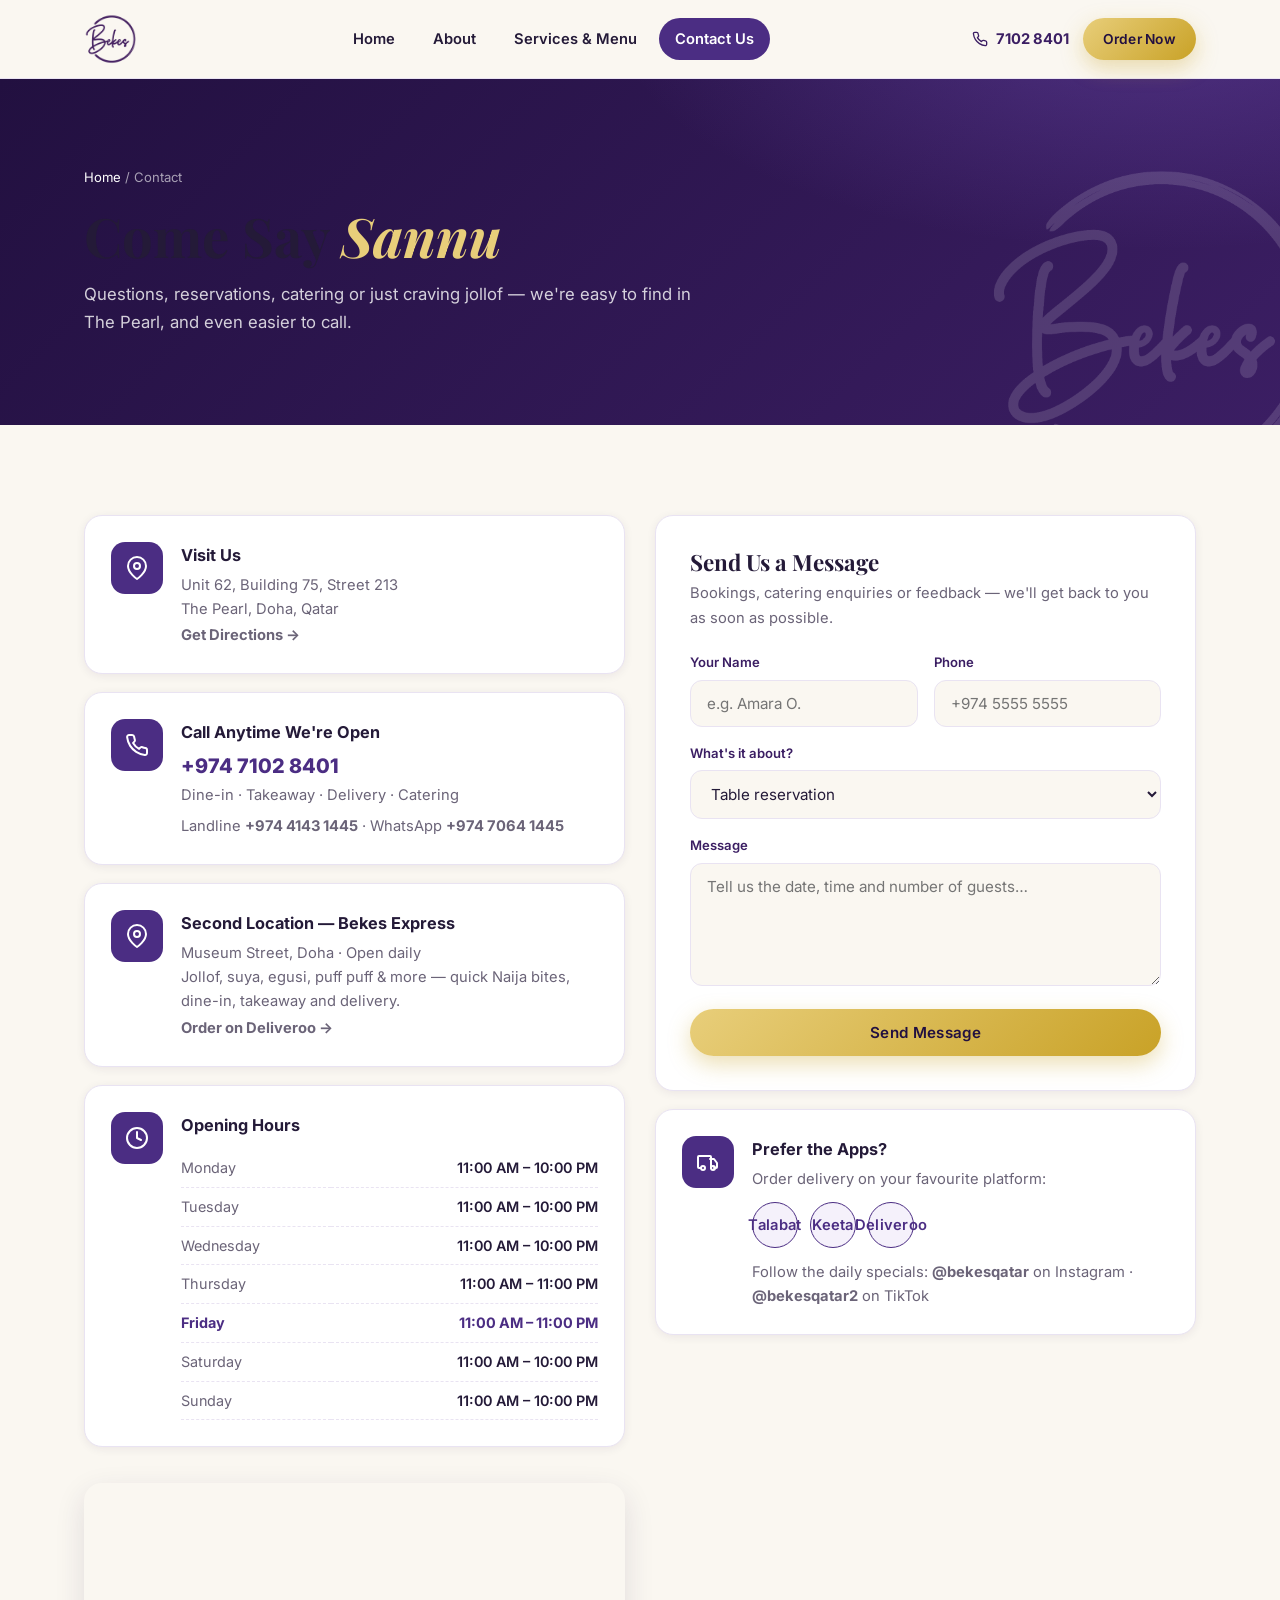
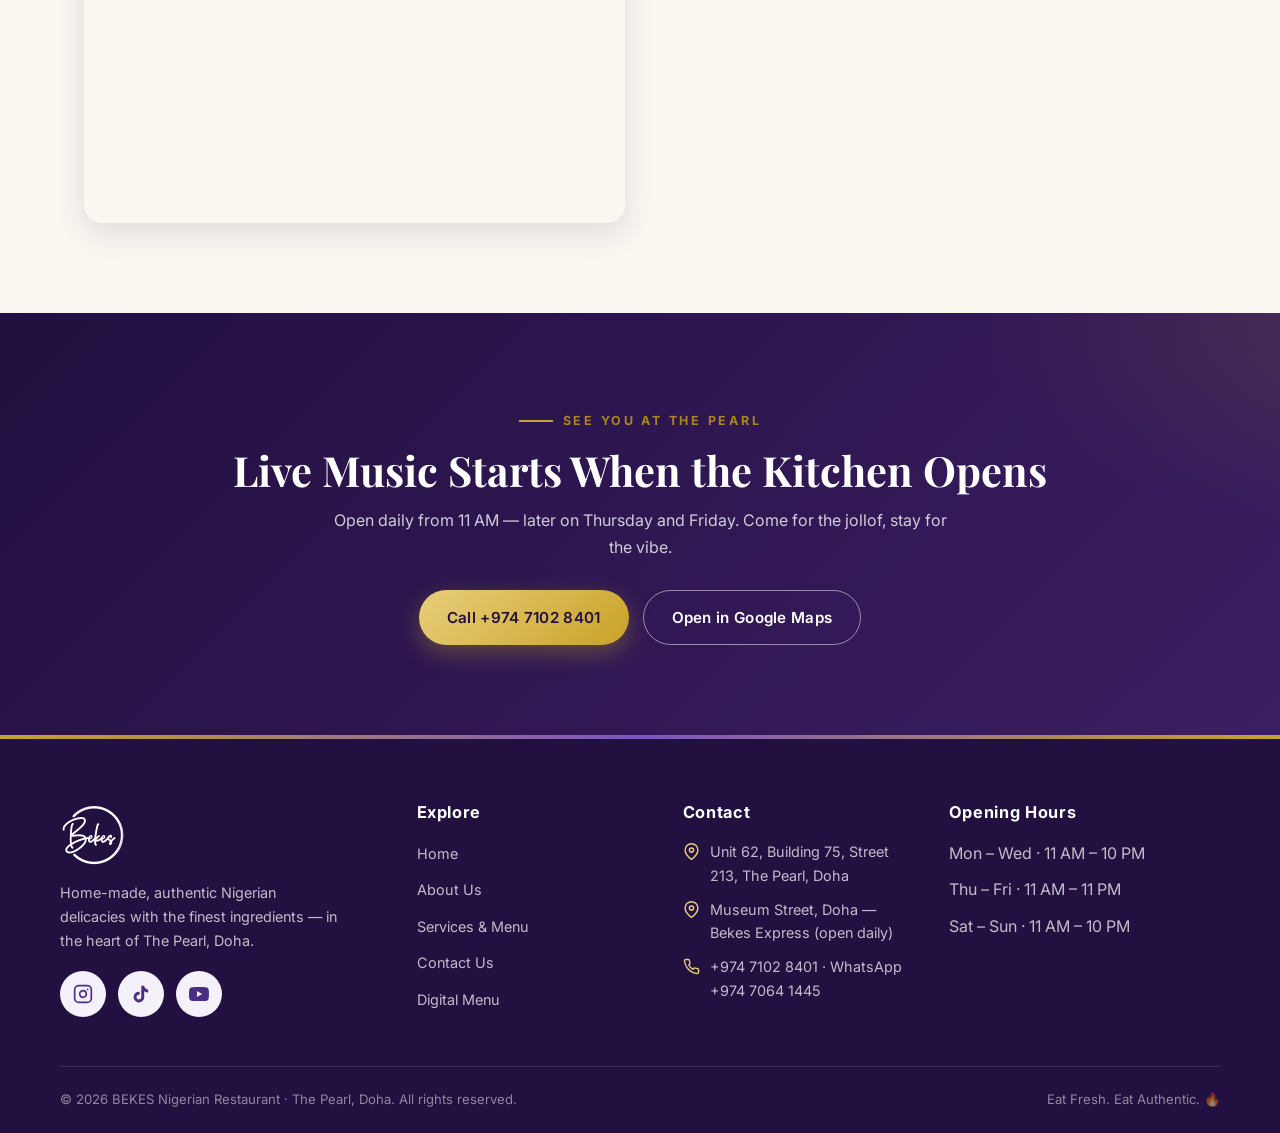
<file: contact.html>
<!DOCTYPE html>
<html lang="en">
<head>
  <meta charset="UTF-8">
  <meta name="viewport" content="width=device-width, initial-scale=1.0">
  <title>Contact Us — BEKES Nigerian Restaurant, The Pearl Doha</title>
  <meta name="description" content="Contact BEKES Nigerian Restaurant in The Pearl, Doha. Unit 62, Building 75, Street 213. Call +974 7102 8401. Dine-in, takeaway, delivery and catering.">
  <link rel="icon" type="image/png" href="favicon.png">
  <link rel="preconnect" href="https://fonts.googleapis.com">
  <link rel="preconnect" href="https://fonts.gstatic.com" crossorigin>
  <link href="https://fonts.googleapis.com/css2?family=Playfair+Display:ital,wght@0,500;0,600;0,700;1,500;1,600&family=Inter:wght@400;500;600;700;800&display=swap" rel="stylesheet">
  <link rel="stylesheet" href="css/style.css">
</head>
<body>

<!-- ============ HEADER ============ -->
<header class="site-header">
  <div class="container nav">
    <a class="brand" href="index.html" aria-label="BEKES home">
      <img src="assets/logo-purple.png" alt="BEKES logo">
    </a>
    <nav aria-label="Main">
      <ul class="nav-links">
        <li><a href="index.html">Home</a></li>
        <li><a href="about.html">About</a></li>
        <li><a href="services.html">Services &amp; Menu</a></li>
        <li><a href="contact.html" class="active">Contact Us</a></li>
      </ul>
    </nav>
    <div class="nav-actions">
      <a class="nav-phone" href="tel:+97471028401">
        <svg width="16" height="16" viewBox="0 0 24 24" fill="none" stroke="currentColor" stroke-width="2" stroke-linecap="round" stroke-linejoin="round"><path d="M22 16.92v3a2 2 0 0 1-2.18 2 19.79 19.79 0 0 1-8.63-3.07 19.5 19.5 0 0 1-6-6 19.79 19.79 0 0 1-3.07-8.67A2 2 0 0 1 4.11 2h3a2 2 0 0 1 2 1.72 12.84 12.84 0 0 0 .7 2.81 2 2 0 0 1-.45 2.11L8.09 9.91a16 16 0 0 0 6 6l1.27-1.27a2 2 0 0 1 2.11-.45 12.84 12.84 0 0 0 2.81.7A2 2 0 0 1 22 16.92z"/></svg>
        7102 8401
      </a>
      <a class="btn btn-gold btn-sm" href="https://www.talabat.com/qatar/restaurant/723721/bekes-food-restaurant-pearl-qatar" target="_blank" rel="noopener">Order Now</a>
      <button class="nav-toggle" aria-label="Toggle menu"><span></span><span></span><span></span></button>
    </div>
  </div>
</header>

<!-- ============ PAGE HERO ============ -->
<section class="page-hero">
  <img class="logo-watermark" src="assets/logo-white.png" alt="">
  <div class="container">
    <p class="crumbs"><a href="index.html">Home</a> / Contact</p>
    <h1>Come Say <em>Sannu</em></h1>
    <p>Questions, reservations, catering or just craving jollof — we're easy to find in The Pearl, and even easier to call.</p>
  </div>
</section>

<!-- ============ CONTACT ============ -->
<section class="section">
  <div class="container contact-grid">

    <!-- LEFT: info cards -->
    <div class="contact-cards">
      <div class="c-card reveal">
        <span class="ic"><svg width="24" height="24" viewBox="0 0 24 24" fill="none" stroke="currentColor" stroke-width="2" stroke-linecap="round" stroke-linejoin="round"><path d="M21 10c0 7-9 13-9 13s-9-6-9-13a9 9 0 0 1 18 0z"/><circle cx="12" cy="10" r="3"/></svg></span>
        <span>
          <b>Visit Us</b>
          <p>Unit 62, Building 75, Street 213<br>The Pearl, Doha, Qatar</p>
          <a href="https://www.google.com/maps/search/?api=1&query=Bekes+Nigerian+Restaurant+The+Pearl+Doha" target="_blank" rel="noopener" style="font-weight:700;">Get Directions →</a>
        </span>
      </div>
      <div class="c-card reveal">
        <span class="ic"><svg width="24" height="24" viewBox="0 0 24 24" fill="none" stroke="currentColor" stroke-width="2" stroke-linecap="round" stroke-linejoin="round"><path d="M22 16.92v3a2 2 0 0 1-2.18 2 19.79 19.79 0 0 1-8.63-3.07 19.5 19.5 0 0 1-6-6 19.79 19.79 0 0 1-3.07-8.67A2 2 0 0 1 4.11 2h3a2 2 0 0 1 2 1.72 12.84 12.84 0 0 0 .7 2.81 2 2 0 0 1-.45 2.11L8.09 9.91a16 16 0 0 0 6 6l1.27-1.27a2 2 0 0 1 2.11-.45 12.84 12.84 0 0 0 2.81.7A2 2 0 0 1 22 16.92z"/></svg></span>
        <span>
          <b>Call Anytime We're Open</b>
          <a class="tel" href="tel:+97471028401">+974 7102 8401</a>
          <p>Dine-in · Takeaway · Delivery · Catering</p>
          <p style="margin-top:6px;">Landline <a href="tel:+97441431445" style="font-weight:700;">+974 4143 1445</a> · WhatsApp <a href="https://wa.me/97470641445" target="_blank" rel="noopener" style="font-weight:700;">+974 7064 1445</a></p>
        </span>
      </div>
      <div class="c-card reveal">
        <span class="ic"><svg width="24" height="24" viewBox="0 0 24 24" fill="none" stroke="currentColor" stroke-width="2" stroke-linecap="round" stroke-linejoin="round"><path d="M21 10c0 7-9 13-9 13s-9-6-9-13a9 9 0 0 1 18 0z"/><circle cx="12" cy="10" r="3"/></svg></span>
        <span>
          <b>Second Location — Bekes Express</b>
          <p>Museum Street, Doha · Open daily<br>Jollof, suya, egusi, puff puff &amp; more — quick Naija bites, dine-in, takeaway and delivery.</p>
          <a href="https://deliveroo.com.qa/en/menu/Doha/al-hitmi-west/bekes-express" target="_blank" rel="noopener" style="font-weight:700;">Order on Deliveroo →</a>
        </span>
      </div>
      <div class="c-card reveal" id="hours">
        <span class="ic"><svg width="24" height="24" viewBox="0 0 24 24" fill="none" stroke="currentColor" stroke-width="2" stroke-linecap="round" stroke-linejoin="round"><circle cx="12" cy="12" r="10"/><polyline points="12 6 12 12 16 14"/></svg></span>
        <span style="flex:1;">
          <b>Opening Hours</b>
          <table class="hours-table">
            <tr data-day="0"><td>Monday</td><td>11:00 AM – 10:00 PM</td></tr>
            <tr data-day="1"><td>Tuesday</td><td>11:00 AM – 10:00 PM</td></tr>
            <tr data-day="2"><td>Wednesday</td><td>11:00 AM – 10:00 PM</td></tr>
            <tr data-day="3"><td>Thursday</td><td>11:00 AM – 11:00 PM</td></tr>
            <tr data-day="4"><td>Friday</td><td>11:00 AM – 11:00 PM</td></tr>
            <tr data-day="5"><td>Saturday</td><td>11:00 AM – 10:00 PM</td></tr>
            <tr data-day="6"><td>Sunday</td><td>11:00 AM – 10:00 PM</td></tr>
          </table>
        </span>
      </div>
      <div class="map-wrap reveal">
        <iframe title="Map — BEKES Nigerian Restaurant, The Pearl, Doha" src="https://www.google.com/maps?q=Bekes+Nigerian+Restaurant,+Unit+62,+Building+75,+Street+213,+The+Pearl,+Doha,+Qatar&output=embed" loading="lazy" referrerpolicy="no-referrer-when-downgrade"></iframe>
      </div>
    </div>

    <!-- RIGHT: form + order -->
    <div>
      <div class="contact-form-wrap reveal">
        <h3>Send Us a Message</h3>
        <p>Bookings, catering enquiries or feedback — we'll get back to you as soon as possible.</p>
        <form id="contact-form">
          <div class="form-row">
            <div class="field">
              <label for="name">Your Name</label>
              <input type="text" id="name" name="name" placeholder="e.g. Amara O." required>
            </div>
            <div class="field">
              <label for="phone">Phone</label>
              <input type="tel" id="phone" name="phone" placeholder="+974 5555 5555" required>
            </div>
          </div>
          <div class="field">
            <label for="topic">What's it about?</label>
            <select id="topic" name="topic">
              <option>Table reservation</option>
              <option>Catering / event enquiry</option>
              <option>Delivery question</option>
              <option>Feedback</option>
              <option>Something else</option>
            </select>
          </div>
          <div class="field">
            <label for="message">Message</label>
            <textarea id="message" name="message" rows="5" placeholder="Tell us the date, time and number of guests…" required></textarea>
          </div>
          <button type="submit" class="btn btn-gold" style="width:100%;">Send Message</button>
          <div class="form-success" id="form-success">
            ✅ Thank you! Your message has been noted — the BEKES team will reach out to you shortly. For urgent requests, please call <a href="tel:+97471028401"><strong>+974 7102 8401</strong></a>.
          </div>
        </form>
      </div>

      <div class="c-card reveal" style="margin-top: 18px;">
        <span class="ic"><svg width="24" height="24" viewBox="0 0 24 24" fill="none" stroke="currentColor" stroke-width="2" stroke-linecap="round" stroke-linejoin="round"><path d="M5 18H3a1 1 0 0 1-1-1V7a1 1 0 0 1 1-1h11a1 1 0 0 1 1 1v11"/><path d="M14 9h4l3 4v4a1 1 0 0 1-1 1h-2"/><circle cx="7" cy="18" r="2"/><circle cx="17" cy="18" r="2"/></svg></span>
        <span>
          <b>Prefer the Apps?</b>
          <p>Order delivery on your favourite platform:</p>
          <div class="socials" style="margin-top: 10px;">
            <a class="btn btn-outline-dark btn-sm" href="https://www.talabat.com/qatar/restaurant/723721/bekes-food-restaurant-pearl-qatar" target="_blank" rel="noopener">Talabat</a>
            <a class="btn btn-outline-dark btn-sm" href="https://fooddelivery-eu.mykeeta.com/mpweb/shop_golden?shopId=1329607496&cityId=114000008" target="_blank" rel="noopener">Keeta</a>
            <a class="btn btn-outline-dark btn-sm" href="https://deliveroo.com.qa/en/menu/doha/pearl-1/bekes-restaurant" target="_blank" rel="noopener">Deliveroo</a>
          </div>
          <p style="margin-top: 12px;">Follow the daily specials: <a href="https://www.instagram.com/bekesqatar/" target="_blank" rel="noopener" style="font-weight:700;">@bekesqatar</a> on Instagram · <a href="https://www.tiktok.com/@bekesqatar2" target="_blank" rel="noopener" style="font-weight:700;">@bekesqatar2</a> on TikTok</p>
        </span>
      </div>
    </div>
  </div>
</section>

<!-- ============ CTA BAND ============ -->
<section class="section reviews on-dark">
  <div class="container" style="text-align:center;">
    <span class="eyebrow" style="justify-content:center;">See You at The Pearl</span>
    <h2 style="font-size: clamp(1.8rem, 3.4vw, 2.6rem); margin-bottom: 14px;">Live Music Starts When the Kitchen Opens</h2>
    <p style="max-width: 620px; margin: 0 auto 30px;">Open daily from 11 AM — later on Thursday and Friday. Come for the jollof, stay for the vibe.</p>
    <div style="display:flex; gap:14px; justify-content:center; flex-wrap:wrap;">
      <a class="btn btn-gold" href="tel:+97471028401">Call +974 7102 8401</a>
      <a class="btn btn-outline" href="https://www.google.com/maps/search/?api=1&query=Bekes+Nigerian+Restaurant+The+Pearl+Doha" target="_blank" rel="noopener">Open in Google Maps</a>
    </div>
  </div>
</section>

<!-- ============ FOOTER ============ -->
<footer class="site-footer">
  <div class="container footer-grid">
    <div class="footer-brand">
      <a class="brand" href="index.html"><img src="assets/logo-white.png" alt="BEKES logo"></a>
      <p>Home-made, authentic Nigerian delicacies with the finest ingredients — in the heart of The Pearl, Doha.</p>
      <div class="socials">
        <a href="https://www.instagram.com/bekesqatar/" target="_blank" rel="noopener" aria-label="Instagram"><svg width="20" height="20" viewBox="0 0 24 24" fill="none" stroke="currentColor" stroke-width="2" stroke-linecap="round" stroke-linejoin="round"><rect width="20" height="20" x="2" y="2" rx="5" ry="5"/><path d="M16 11.37A4 4 0 1 1 12.63 8 4 4 0 0 1 16 11.37z"/><line x1="17.5" x2="17.51" y1="6.5" y2="6.5"/></svg></a>
        <a href="https://www.tiktok.com/@bekesqatar2" target="_blank" rel="noopener" aria-label="TikTok"><svg width="20" height="20" viewBox="0 0 24 24" fill="currentColor"><path d="M19.59 6.69a4.83 4.83 0 0 1-3.77-4.25V2h-3.45v13.67a2.89 2.89 0 0 1-5.2 1.74 2.89 2.89 0 0 1 2.31-4.64 2.93 2.93 0 0 1 .88.13V9.4a6.84 6.84 0 0 0-1-.05A6.33 6.33 0 0 0 5 20.1a6.34 6.34 0 0 0 10.86-4.43v-7a8.16 8.16 0 0 0 4.77 1.52v-3.4a4.85 4.85 0 0 1-1-.1z"/></svg></a>
        <a href="https://youtube.com/@bekesqatar" target="_blank" rel="noopener" aria-label="YouTube"><svg width="20" height="20" viewBox="0 0 24 24" fill="currentColor"><path d="M23.5 6.19a3.02 3.02 0 0 0-2.12-2.14C19.5 3.55 12 3.55 12 3.55s-7.5 0-9.38.5A3.02 3.02 0 0 0 .5 6.19C0 8.07 0 12 0 12s0 3.93.5 5.81a3.02 3.02 0 0 0 2.12 2.14c1.88.5 9.38.5 9.38.5s7.5 0 9.38-.5a3.02 3.02 0 0 0 2.12-2.14C24 15.93 24 12 24 12s0-3.93-.5-5.81zM9.55 15.57V8.43L15.82 12l-6.27 3.57z"/></svg></a>
      </div>
    </div>
    <div>
      <h4>Explore</h4>
      <ul>
        <li><a href="index.html">Home</a></li>
        <li><a href="about.html">About Us</a></li>
        <li><a href="services.html">Services &amp; Menu</a></li>
        <li><a href="contact.html">Contact Us</a></li>
        <li><a href="https://menu.qsale.qa/index.php?shop_id=1001728" target="_blank" rel="noopener">Digital Menu</a></li>
      </ul>
    </div>
    <div>
      <h4>Contact</h4>
      <ul class="footer-contact">
        <li><svg width="17" height="17" viewBox="0 0 24 24" fill="none" stroke="currentColor" stroke-width="2" stroke-linecap="round" stroke-linejoin="round"><path d="M21 10c0 7-9 13-9 13s-9-6-9-13a9 9 0 0 1 18 0z"/><circle cx="12" cy="10" r="3"/></svg><span>Unit 62, Building 75, Street 213, The Pearl, Doha</span></li>
        <li><svg width="17" height="17" viewBox="0 0 24 24" fill="none" stroke="currentColor" stroke-width="2" stroke-linecap="round" stroke-linejoin="round"><path d="M21 10c0 7-9 13-9 13s-9-6-9-13a9 9 0 0 1 18 0z"/><circle cx="12" cy="10" r="3"/></svg><span>Museum Street, Doha — Bekes Express (open daily)</span></li>
        <li><svg width="17" height="17" viewBox="0 0 24 24" fill="none" stroke="currentColor" stroke-width="2" stroke-linecap="round" stroke-linejoin="round"><path d="M22 16.92v3a2 2 0 0 1-2.18 2 19.79 19.79 0 0 1-8.63-3.07 19.5 19.5 0 0 1-6-6 19.79 19.79 0 0 1-3.07-8.67A2 2 0 0 1 4.11 2h3a2 2 0 0 1 2 1.72 12.84 12.84 0 0 0 .7 2.81 2 2 0 0 1-.45 2.11L8.09 9.91a16 16 0 0 0 6 6l1.27-1.27a2 2 0 0 1 2.11-.45 12.84 12.84 0 0 0 2.81.7A2 2 0 0 1 22 16.92z"/></svg><a href="tel:+97471028401">+974 7102 8401 · WhatsApp +974 7064 1445</a></li>
      </ul>
    </div>
    <div>
      <h4>Opening Hours</h4>
      <ul>
        <li>Mon – Wed · 11 AM – 10 PM</li>
        <li>Thu – Fri · 11 AM – 11 PM</li>
        <li>Sat – Sun · 11 AM – 10 PM</li>
      </ul>
    </div>
  </div>
  <div class="container footer-bottom">
    <span>© <span data-year>2026</span> BEKES Nigerian Restaurant · The Pearl, Doha. All rights reserved.</span>
    <span>Eat Fresh. Eat Authentic. 🔥</span>
  </div>
</footer>

<script src="js/main.js"></script>
</body>
</html>
</file>
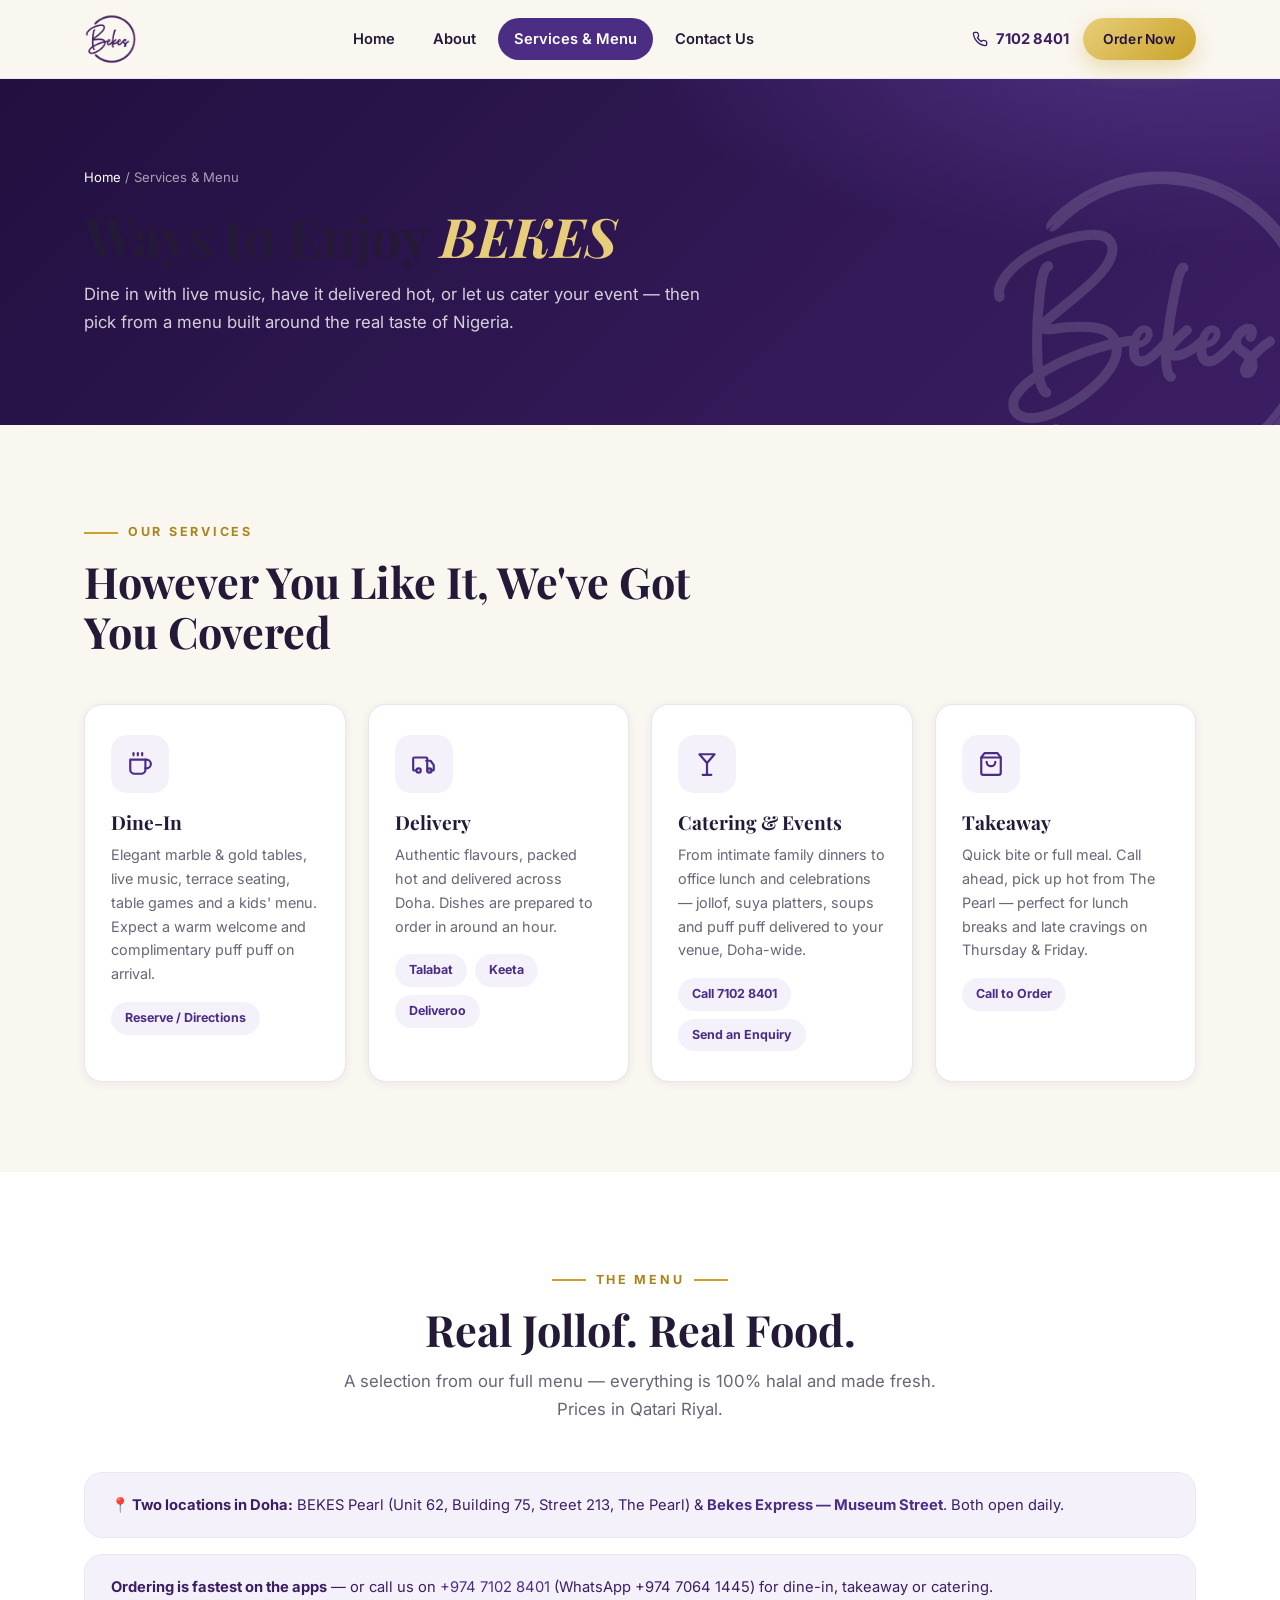
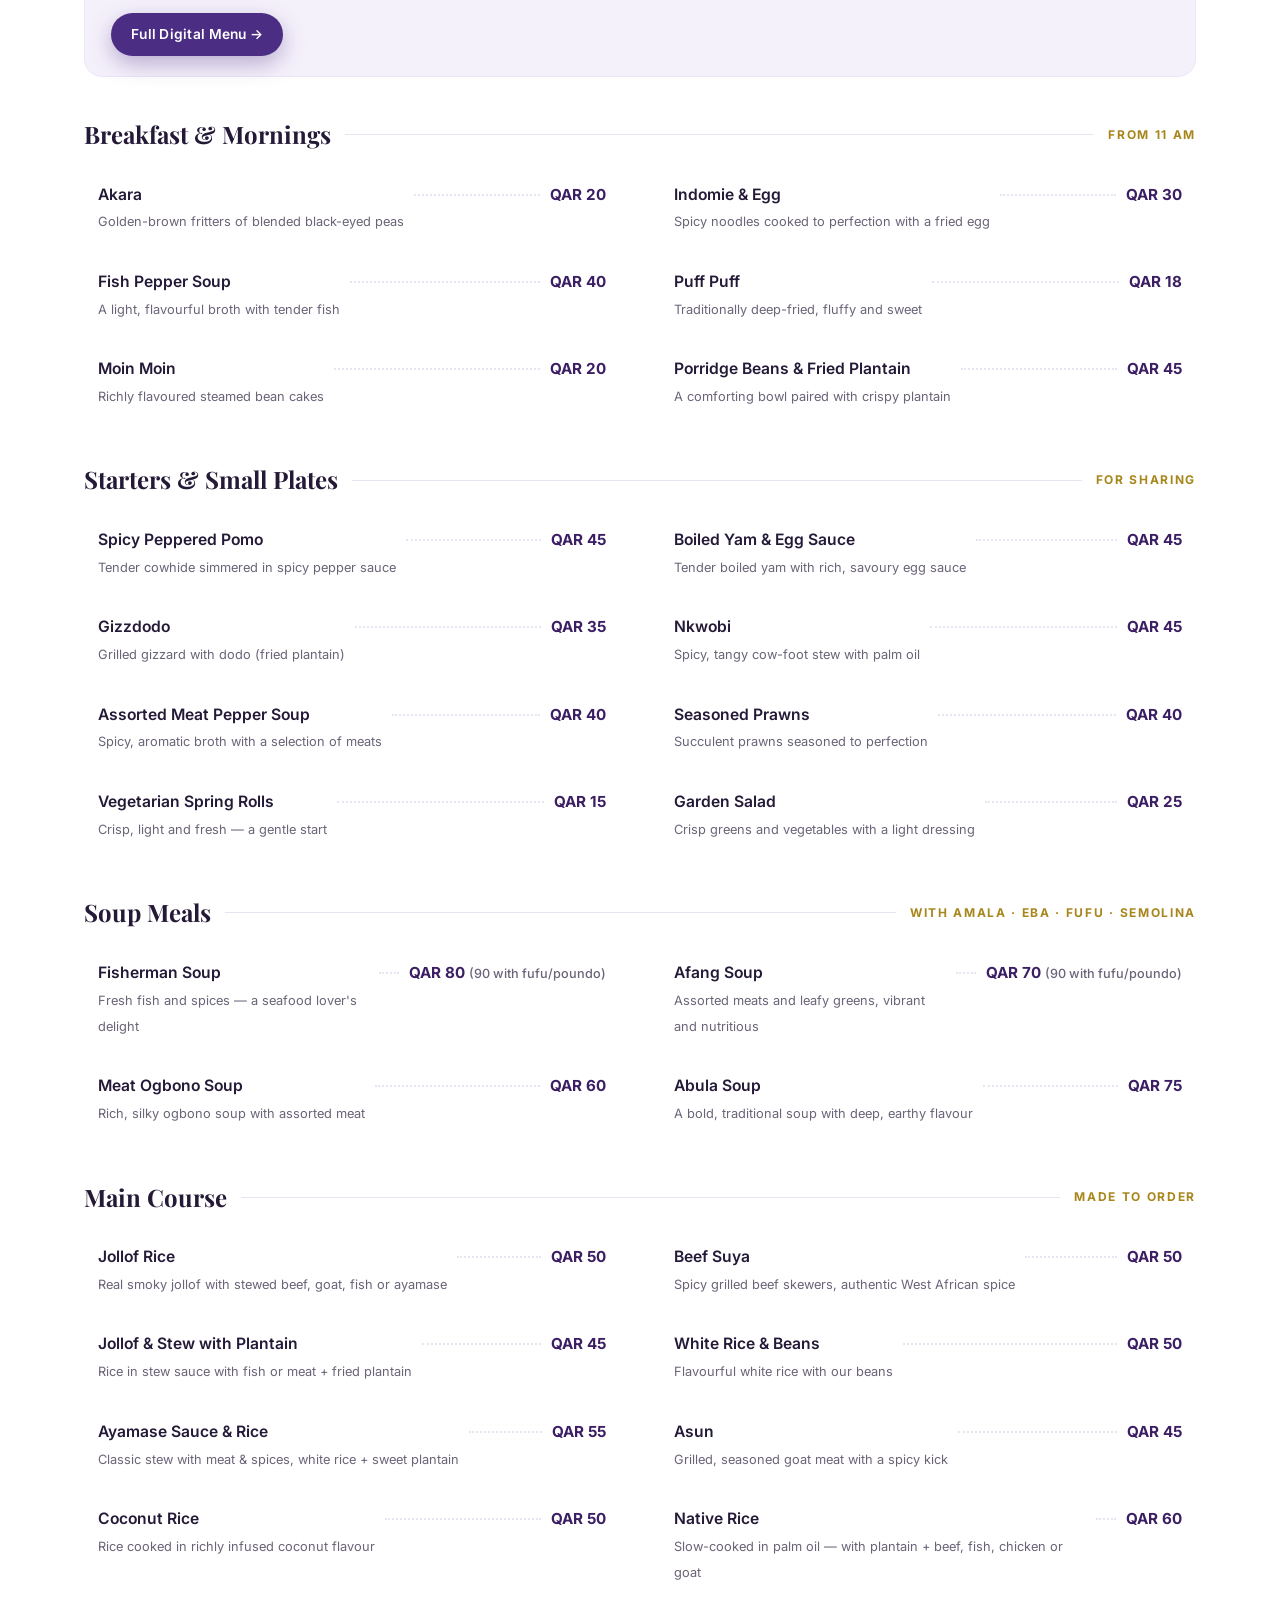
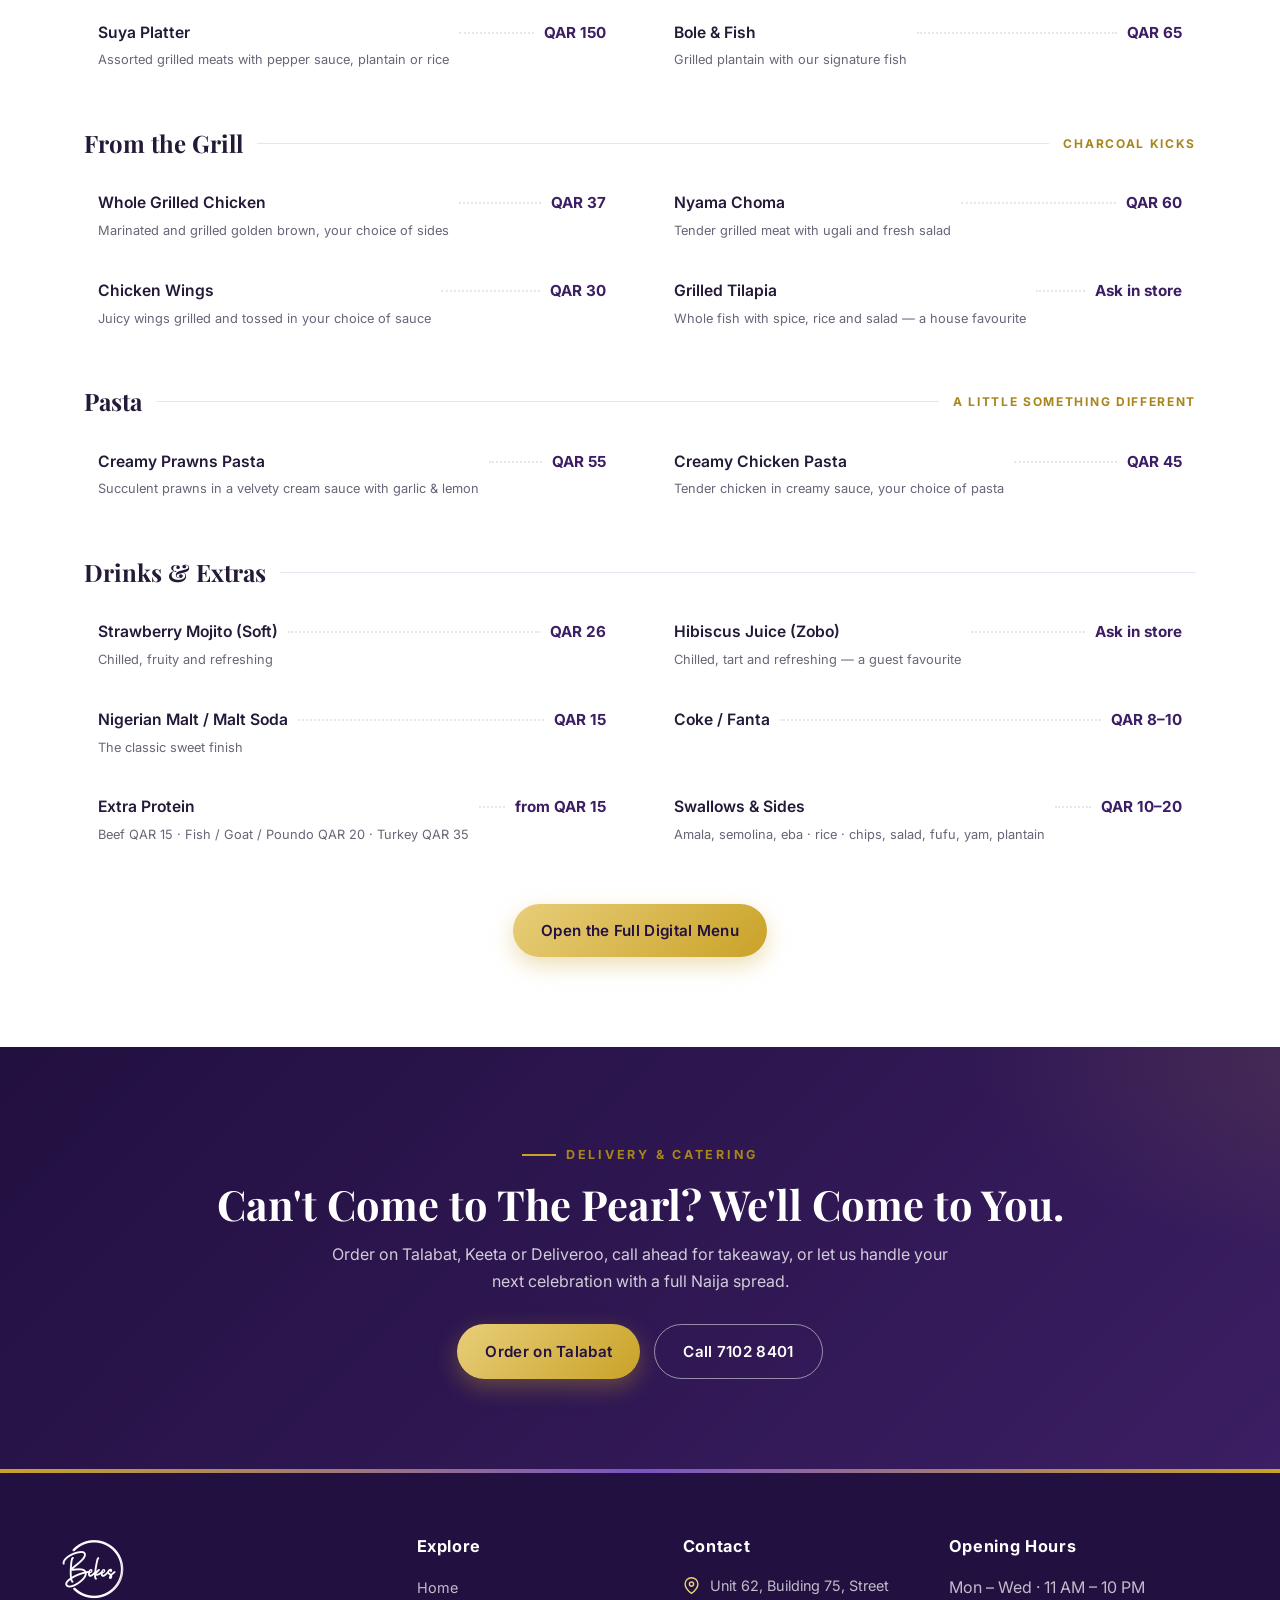
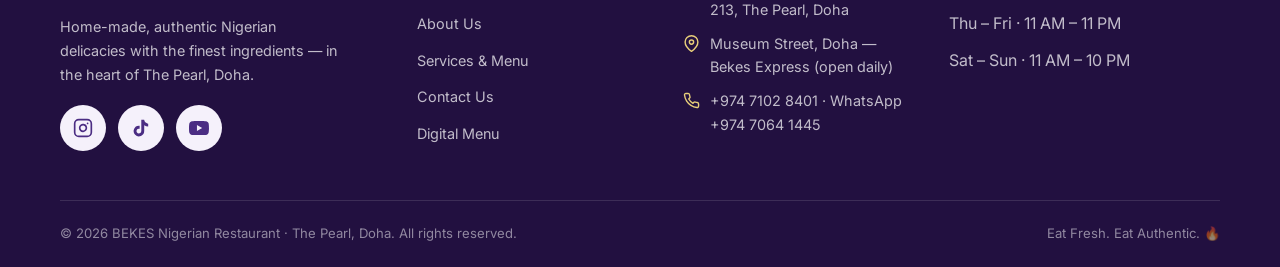
<file: services.html>
<!DOCTYPE html>
<html lang="en">
<head>
  <meta charset="UTF-8">
  <meta name="viewport" content="width=device-width, initial-scale=1.0">
  <title>Services &amp; Menu — BEKES Nigerian Restaurant, The Pearl Doha</title>
  <meta name="description" content="Dine-in, delivery, catering and takeaway at BEKES Nigerian Restaurant, The Pearl Doha — plus the full menu: jollof, suya, egusi, afang, pepper soup, puff puff and more.">
  <link rel="icon" type="image/png" href="favicon.png">
  <link rel="preconnect" href="https://fonts.googleapis.com">
  <link rel="preconnect" href="https://fonts.gstatic.com" crossorigin>
  <link href="https://fonts.googleapis.com/css2?family=Playfair+Display:ital,wght@0,500;0,600;0,700;1,500;1,600&family=Inter:wght@400;500;600;700;800&display=swap" rel="stylesheet">
  <link rel="stylesheet" href="css/style.css">
</head>
<body>

<!-- ============ HEADER ============ -->
<header class="site-header">
  <div class="container nav">
    <a class="brand" href="index.html" aria-label="BEKES home">
      <img src="assets/logo-purple.png" alt="BEKES logo">
    </a>
    <nav aria-label="Main">
      <ul class="nav-links">
        <li><a href="index.html">Home</a></li>
        <li><a href="about.html">About</a></li>
        <li><a href="services.html" class="active">Services &amp; Menu</a></li>
        <li><a href="contact.html">Contact Us</a></li>
      </ul>
    </nav>
    <div class="nav-actions">
      <a class="nav-phone" href="tel:+97471028401">
        <svg width="16" height="16" viewBox="0 0 24 24" fill="none" stroke="currentColor" stroke-width="2" stroke-linecap="round" stroke-linejoin="round"><path d="M22 16.92v3a2 2 0 0 1-2.18 2 19.79 19.79 0 0 1-8.63-3.07 19.5 19.5 0 0 1-6-6 19.79 19.79 0 0 1-3.07-8.67A2 2 0 0 1 4.11 2h3a2 2 0 0 1 2 1.72 12.84 12.84 0 0 0 .7 2.81 2 2 0 0 1-.45 2.11L8.09 9.91a16 16 0 0 0 6 6l1.27-1.27a2 2 0 0 1 2.11-.45 12.84 12.84 0 0 0 2.81.7A2 2 0 0 1 22 16.92z"/></svg>
        7102 8401
      </a>
      <a class="btn btn-gold btn-sm" href="https://www.talabat.com/qatar/restaurant/723721/bekes-food-restaurant-pearl-qatar" target="_blank" rel="noopener">Order Now</a>
      <button class="nav-toggle" aria-label="Toggle menu"><span></span><span></span><span></span></button>
    </div>
  </div>
</header>

<!-- ============ PAGE HERO ============ -->
<section class="page-hero">
  <img class="logo-watermark" src="assets/logo-white.png" alt="">
  <div class="container">
    <p class="crumbs"><a href="index.html">Home</a> / Services &amp; Menu</p>
    <h1>Ways to Enjoy <em>BEKES</em></h1>
    <p>Dine in with live music, have it delivered hot, or let us cater your event — then pick from a menu built around the real taste of Nigeria.</p>
  </div>
</section>

<!-- ============ SERVICES ============ -->
<section class="section" id="services">
  <div class="container">
    <div class="section-head reveal">
      <span class="eyebrow">Our Services</span>
      <h2>However You Like It, We've Got You Covered</h2>
    </div>
    <div class="svc-grid">
      <div class="svc-card reveal">
        <span class="ic"><svg width="26" height="26" viewBox="0 0 24 24" fill="none" stroke="currentColor" stroke-width="2" stroke-linecap="round" stroke-linejoin="round"><path d="M17 8h1a4 4 0 1 1 0 8h-1"/><path d="M3 8h14v9a4 4 0 0 1-4 4H7a4 4 0 0 1-4-4Z"/><line x1="6" y1="2" x2="6" y2="4"/><line x1="10" y1="2" x2="10" y2="4"/><line x1="14" y1="2" x2="14" y2="4"/></svg></span>
        <h3>Dine-In</h3>
        <p>Elegant marble &amp; gold tables, live music, terrace seating, table games and a kids' menu. Expect a warm welcome and complimentary puff puff on arrival.</p>
        <div class="svc-links"><a href="contact.html">Reserve / Directions</a></div>
      </div>
      <div class="svc-card reveal">
        <span class="ic"><svg width="26" height="26" viewBox="0 0 24 24" fill="none" stroke="currentColor" stroke-width="2" stroke-linecap="round" stroke-linejoin="round"><path d="M5 18H3a1 1 0 0 1-1-1V7a1 1 0 0 1 1-1h11a1 1 0 0 1 1 1v11"/><path d="M14 9h4l3 4v4a1 1 0 0 1-1 1h-2"/><circle cx="7" cy="18" r="2"/><circle cx="17" cy="18" r="2"/></svg></span>
        <h3>Delivery</h3>
        <p>Authentic flavours, packed hot and delivered across Doha. Dishes are prepared to order in around an hour.</p>
        <div class="svc-links">
          <a href="https://www.talabat.com/qatar/restaurant/723721/bekes-food-restaurant-pearl-qatar" target="_blank" rel="noopener">Talabat</a>
          <a href="https://fooddelivery-eu.mykeeta.com/mpweb/shop_golden?shopId=1329607496&cityId=114000008" target="_blank" rel="noopener">Keeta</a>
          <a href="https://deliveroo.com.qa/en/menu/doha/pearl-1/bekes-restaurant" target="_blank" rel="noopener">Deliveroo</a>
        </div>
      </div>
      <div class="svc-card reveal">
        <span class="ic"><svg width="26" height="26" viewBox="0 0 24 24" fill="none" stroke="currentColor" stroke-width="2" stroke-linecap="round" stroke-linejoin="round"><path d="M8 22h8"/><path d="M12 11v11"/><path d="m19 3-7 8-7-8Z"/></svg></span>
        <h3>Catering &amp; Events</h3>
        <p>From intimate family dinners to office lunch and celebrations — jollof, suya platters, soups and puff puff delivered to your venue, Doha-wide.</p>
        <div class="svc-links"><a href="tel:+97471028401">Call 7102 8401</a><a href="contact.html">Send an Enquiry</a></div>
      </div>
      <div class="svc-card reveal">
        <span class="ic"><svg width="26" height="26" viewBox="0 0 24 24" fill="none" stroke="currentColor" stroke-width="2" stroke-linecap="round" stroke-linejoin="round"><path d="M6 2 3 6v14a2 2 0 0 0 2 2h14a2 2 0 0 0 2-2V6l-3-4Z"/><line x1="3" y1="6" x2="21" y2="6"/><path d="M16 10a4 4 0 0 1-8 0"/></svg></span>
        <h3>Takeaway</h3>
        <p>Quick bite or full meal. Call ahead, pick up hot from The Pearl — perfect for lunch breaks and late cravings on Thursday &amp; Friday.</p>
        <div class="svc-links"><a href="tel:+97471028401">Call to Order</a></div>
      </div>
    </div>
  </div>
</section>

<!-- ============ MENU ============ -->
<section class="section" id="menu" style="background: var(--white);">
  <div class="container">
    <div class="section-head center reveal">
      <span class="eyebrow">The Menu</span>
      <h2>Real Jollof. Real Food.</h2>
      <p>A selection from our full menu — everything is 100% halal and made fresh. Prices in Qatari Riyal.</p>
    </div>

    <div class="menu-note reveal">
      <p><strong>📍 Two locations in Doha:</strong> BEKES Pearl (Unit 62, Building 75, Street 213, The Pearl) &amp; <a href="https://deliveroo.com.qa/en/menu/Doha/al-hitmi-west/bekes-express" target="_blank" rel="noopener"><strong>Bekes Express — Museum Street</strong></a>. Both open daily.</p>
    </div>
    <div class="menu-note reveal" style="margin-top:-28px;">
      <p><strong>Ordering is fastest on the apps</strong> — or call us on <a href="tel:+97471028401">+974 7102 8401</a> (WhatsApp +974 7064 1445) for dine-in, takeaway or catering.</p>
      <a class="btn btn-purple btn-sm" href="https://menu.qsale.qa/index.php?shop_id=1001728" target="_blank" rel="noopener">Full Digital Menu →</a>
    </div>

    <div class="menu-cat reveal">
      <h3>Breakfast &amp; Mornings <span class="bar"></span><small>From 11 AM</small></h3>
      <div class="menu-rows">
        <div class="menu-item"><span><span class="name">Akara</span><br><span class="desc">Golden-brown fritters of blended black-eyed peas</span></span><span class="dots"></span><span class="price">QAR 20</span></div>
        <div class="menu-item"><span><span class="name">Indomie &amp; Egg</span><br><span class="desc">Spicy noodles cooked to perfection with a fried egg</span></span><span class="dots"></span><span class="price">QAR 30</span></div>
        <div class="menu-item"><span><span class="name">Fish Pepper Soup</span><br><span class="desc">A light, flavourful broth with tender fish</span></span><span class="dots"></span><span class="price">QAR 40</span></div>
        <div class="menu-item"><span><span class="name">Puff Puff</span><br><span class="desc">Traditionally deep-fried, fluffy and sweet</span></span><span class="dots"></span><span class="price">QAR 18</span></div>
        <div class="menu-item"><span><span class="name">Moin Moin</span><br><span class="desc">Richly flavoured steamed bean cakes</span></span><span class="dots"></span><span class="price">QAR 20</span></div>
        <div class="menu-item"><span><span class="name">Porridge Beans &amp; Fried Plantain</span><br><span class="desc">A comforting bowl paired with crispy plantain</span></span><span class="dots"></span><span class="price">QAR 45</span></div>
      </div>
    </div>

    <div class="menu-cat reveal">
      <h3>Starters &amp; Small Plates <span class="bar"></span><small>For Sharing</small></h3>
      <div class="menu-rows">
        <div class="menu-item"><span><span class="name">Spicy Peppered Pomo</span><br><span class="desc">Tender cowhide simmered in spicy pepper sauce</span></span><span class="dots"></span><span class="price">QAR 45</span></div>
        <div class="menu-item"><span><span class="name">Boiled Yam &amp; Egg Sauce</span><br><span class="desc">Tender boiled yam with rich, savoury egg sauce</span></span><span class="dots"></span><span class="price">QAR 45</span></div>
        <div class="menu-item"><span><span class="name">Gizzdodo</span><br><span class="desc">Grilled gizzard with dodo (fried plantain)</span></span><span class="dots"></span><span class="price">QAR 35</span></div>
        <div class="menu-item"><span><span class="name">Nkwobi</span><br><span class="desc">Spicy, tangy cow-foot stew with palm oil</span></span><span class="dots"></span><span class="price">QAR 45</span></div>
        <div class="menu-item"><span><span class="name">Assorted Meat Pepper Soup</span><br><span class="desc">Spicy, aromatic broth with a selection of meats</span></span><span class="dots"></span><span class="price">QAR 40</span></div>
        <div class="menu-item"><span><span class="name">Seasoned Prawns</span><br><span class="desc">Succulent prawns seasoned to perfection</span></span><span class="dots"></span><span class="price">QAR 40</span></div>
        <div class="menu-item"><span><span class="name">Vegetarian Spring Rolls</span><br><span class="desc">Crisp, light and fresh — a gentle start</span></span><span class="dots"></span><span class="price">QAR 15</span></div>
        <div class="menu-item"><span><span class="name">Garden Salad</span><br><span class="desc">Crisp greens and vegetables with a light dressing</span></span><span class="dots"></span><span class="price">QAR 25</span></div>
      </div>
    </div>

    <div class="menu-cat reveal">
      <h3>Soup Meals <span class="bar"></span><small>With Amala · Eba · Fufu · Semolina</small></h3>
      <div class="menu-rows">
        <div class="menu-item"><span><span class="name">Fisherman Soup</span><br><span class="desc">Fresh fish and spices — a seafood lover's delight</span></span><span class="dots"></span><span class="price">QAR 80 <small>(90 with fufu/poundo)</small></span></div>
        <div class="menu-item"><span><span class="name">Afang Soup</span><br><span class="desc">Assorted meats and leafy greens, vibrant and nutritious</span></span><span class="dots"></span><span class="price">QAR 70 <small>(90 with fufu/poundo)</small></span></div>
        <div class="menu-item"><span><span class="name">Meat Ogbono Soup</span><br><span class="desc">Rich, silky ogbono soup with assorted meat</span></span><span class="dots"></span><span class="price">QAR 60</span></div>
        <div class="menu-item"><span><span class="name">Abula Soup</span><br><span class="desc">A bold, traditional soup with deep, earthy flavour</span></span><span class="dots"></span><span class="price">QAR 75</span></div>
      </div>
    </div>

    <div class="menu-cat reveal">
      <h3>Main Course <span class="bar"></span><small>Made To Order</small></h3>
      <div class="menu-rows">
        <div class="menu-item"><span><span class="name">Jollof Rice</span><br><span class="desc">Real smoky jollof with stewed beef, goat, fish or ayamase</span></span><span class="dots"></span><span class="price">QAR 50</span></div>
        <div class="menu-item"><span><span class="name">Beef Suya</span><br><span class="desc">Spicy grilled beef skewers, authentic West African spice</span></span><span class="dots"></span><span class="price">QAR 50</span></div>
        <div class="menu-item"><span><span class="name">Jollof &amp; Stew with Plantain</span><br><span class="desc">Rice in stew sauce with fish or meat + fried plantain</span></span><span class="dots"></span><span class="price">QAR 45</span></div>
        <div class="menu-item"><span><span class="name">White Rice &amp; Beans</span><br><span class="desc">Flavourful white rice with our beans</span></span><span class="dots"></span><span class="price">QAR 50</span></div>
        <div class="menu-item"><span><span class="name">Ayamase Sauce &amp; Rice</span><br><span class="desc">Classic stew with meat &amp; spices, white rice + sweet plantain</span></span><span class="dots"></span><span class="price">QAR 55</span></div>
        <div class="menu-item"><span><span class="name">Asun</span><br><span class="desc">Grilled, seasoned goat meat with a spicy kick</span></span><span class="dots"></span><span class="price">QAR 45</span></div>
        <div class="menu-item"><span><span class="name">Coconut Rice</span><br><span class="desc">Rice cooked in richly infused coconut flavour</span></span><span class="dots"></span><span class="price">QAR 50</span></div>
        <div class="menu-item"><span><span class="name">Native Rice</span><br><span class="desc">Slow-cooked in palm oil — with plantain + beef, fish, chicken or goat</span></span><span class="dots"></span><span class="price">QAR 60</span></div>
        <div class="menu-item"><span><span class="name">Suya Platter</span><br><span class="desc">Assorted grilled meats with pepper sauce, plantain or rice</span></span><span class="dots"></span><span class="price">QAR 150</span></div>
        <div class="menu-item"><span><span class="name">Bole &amp; Fish</span><br><span class="desc">Grilled plantain with our signature fish</span></span><span class="dots"></span><span class="price">QAR 65</span></div>
      </div>
    </div>

    <div class="menu-cat reveal">
      <h3>From the Grill <span class="bar"></span><small>Charcoal Kicks</small></h3>
      <div class="menu-rows">
        <div class="menu-item"><span><span class="name">Whole Grilled Chicken</span><br><span class="desc">Marinated and grilled golden brown, your choice of sides</span></span><span class="dots"></span><span class="price">QAR 37</span></div>
        <div class="menu-item"><span><span class="name">Nyama Choma</span><br><span class="desc">Tender grilled meat with ugali and fresh salad</span></span><span class="dots"></span><span class="price">QAR 60</span></div>
        <div class="menu-item"><span><span class="name">Chicken Wings</span><br><span class="desc">Juicy wings grilled and tossed in your choice of sauce</span></span><span class="dots"></span><span class="price">QAR 30</span></div>
        <div class="menu-item"><span><span class="name">Grilled Tilapia</span><br><span class="desc">Whole fish with spice, rice and salad — a house favourite</span></span><span class="dots"></span><span class="price">Ask in store</span></div>
      </div>
    </div>

    <div class="menu-cat reveal">
      <h3>Pasta <span class="bar"></span><small>A Little Something Different</small></h3>
      <div class="menu-rows">
        <div class="menu-item"><span><span class="name">Creamy Prawns Pasta</span><br><span class="desc">Succulent prawns in a velvety cream sauce with garlic &amp; lemon</span></span><span class="dots"></span><span class="price">QAR 55</span></div>
        <div class="menu-item"><span><span class="name">Creamy Chicken Pasta</span><br><span class="desc">Tender chicken in creamy sauce, your choice of pasta</span></span><span class="dots"></span><span class="price">QAR 45</span></div>
      </div>
    </div>

    <div class="menu-cat reveal">
      <h3>Drinks &amp; Extras <span class="bar"></span></h3>
      <div class="menu-rows">
        <div class="menu-item"><span><span class="name">Strawberry Mojito (Soft)</span><br><span class="desc">Chilled, fruity and refreshing</span></span><span class="dots"></span><span class="price">QAR 26</span></div>
        <div class="menu-item"><span><span class="name">Hibiscus Juice (Zobo)</span><br><span class="desc">Chilled, tart and refreshing — a guest favourite</span></span><span class="dots"></span><span class="price">Ask in store</span></div>
        <div class="menu-item"><span><span class="name">Nigerian Malt / Malt Soda</span><br><span class="desc">The classic sweet finish</span></span><span class="dots"></span><span class="price">QAR 15</span></div>
        <div class="menu-item"><span><span class="name">Coke / Fanta</span></span><span class="dots"></span><span class="price">QAR 8–10</span></div>
        <div class="menu-item"><span><span class="name">Extra Protein</span><br><span class="desc">Beef QAR 15 · Fish / Goat / Poundo QAR 20 · Turkey QAR 35</span></span><span class="dots"></span><span class="price">from QAR 15</span></div>
        <div class="menu-item"><span><span class="name">Swallows &amp; Sides</span><br><span class="desc">Amala, semolina, eba · rice · chips, salad, fufu, yam, plantain</span></span><span class="dots"></span><span class="price">QAR 10–20</span></div>
      </div>
    </div>

    <div class="text-center mt-40 reveal">
      <a class="btn btn-gold" href="https://menu.qsale.qa/index.php?shop_id=1001728" target="_blank" rel="noopener">Open the Full Digital Menu</a>
    </div>
  </div>
</section>

<!-- ============ CTA ============ -->
<section class="section reviews on-dark">
  <div class="container" style="text-align:center;">
    <span class="eyebrow" style="justify-content:center;">Delivery &amp; Catering</span>
    <h2 style="font-size: clamp(1.8rem, 3.4vw, 2.6rem); margin-bottom: 14px;">Can't Come to The Pearl? We'll Come to You.</h2>
    <p style="max-width: 620px; margin: 0 auto 30px;">Order on Talabat, Keeta or Deliveroo, call ahead for takeaway, or let us handle your next celebration with a full Naija spread.</p>
    <div style="display:flex; gap:14px; justify-content:center; flex-wrap:wrap;">
      <a class="btn btn-gold" href="https://www.talabat.com/qatar/restaurant/723721/bekes-food-restaurant-pearl-qatar" target="_blank" rel="noopener">Order on Talabat</a>
      <a class="btn btn-outline" href="tel:+97471028401">Call 7102 8401</a>
    </div>
  </div>
</section>

<!-- ============ FOOTER ============ -->
<footer class="site-footer">
  <div class="container footer-grid">
    <div class="footer-brand">
      <a class="brand" href="index.html"><img src="assets/logo-white.png" alt="BEKES logo"></a>
      <p>Home-made, authentic Nigerian delicacies with the finest ingredients — in the heart of The Pearl, Doha.</p>
      <div class="socials">
        <a href="https://www.instagram.com/bekesqatar/" target="_blank" rel="noopener" aria-label="Instagram"><svg width="20" height="20" viewBox="0 0 24 24" fill="none" stroke="currentColor" stroke-width="2" stroke-linecap="round" stroke-linejoin="round"><rect width="20" height="20" x="2" y="2" rx="5" ry="5"/><path d="M16 11.37A4 4 0 1 1 12.63 8 4 4 0 0 1 16 11.37z"/><line x1="17.5" x2="17.51" y1="6.5" y2="6.5"/></svg></a>
        <a href="https://www.tiktok.com/@bekesqatar2" target="_blank" rel="noopener" aria-label="TikTok"><svg width="20" height="20" viewBox="0 0 24 24" fill="currentColor"><path d="M19.59 6.69a4.83 4.83 0 0 1-3.77-4.25V2h-3.45v13.67a2.89 2.89 0 0 1-5.2 1.74 2.89 2.89 0 0 1 2.31-4.64 2.93 2.93 0 0 1 .88.13V9.4a6.84 6.84 0 0 0-1-.05A6.33 6.33 0 0 0 5 20.1a6.34 6.34 0 0 0 10.86-4.43v-7a8.16 8.16 0 0 0 4.77 1.52v-3.4a4.85 4.85 0 0 1-1-.1z"/></svg></a>
        <a href="https://youtube.com/@bekesqatar" target="_blank" rel="noopener" aria-label="YouTube"><svg width="20" height="20" viewBox="0 0 24 24" fill="currentColor"><path d="M23.5 6.19a3.02 3.02 0 0 0-2.12-2.14C19.5 3.55 12 3.55 12 3.55s-7.5 0-9.38.5A3.02 3.02 0 0 0 .5 6.19C0 8.07 0 12 0 12s0 3.93.5 5.81a3.02 3.02 0 0 0 2.12 2.14c1.88.5 9.38.5 9.38.5s7.5 0 9.38-.5a3.02 3.02 0 0 0 2.12-2.14C24 15.93 24 12 24 12s0-3.93-.5-5.81zM9.55 15.57V8.43L15.82 12l-6.27 3.57z"/></svg></a>
      </div>
    </div>
    <div>
      <h4>Explore</h4>
      <ul>
        <li><a href="index.html">Home</a></li>
        <li><a href="about.html">About Us</a></li>
        <li><a href="services.html">Services &amp; Menu</a></li>
        <li><a href="contact.html">Contact Us</a></li>
        <li><a href="https://menu.qsale.qa/index.php?shop_id=1001728" target="_blank" rel="noopener">Digital Menu</a></li>
      </ul>
    </div>
    <div>
      <h4>Contact</h4>
      <ul class="footer-contact">
        <li><svg width="17" height="17" viewBox="0 0 24 24" fill="none" stroke="currentColor" stroke-width="2" stroke-linecap="round" stroke-linejoin="round"><path d="M21 10c0 7-9 13-9 13s-9-6-9-13a9 9 0 0 1 18 0z"/><circle cx="12" cy="10" r="3"/></svg><span>Unit 62, Building 75, Street 213, The Pearl, Doha</span></li>
        <li><svg width="17" height="17" viewBox="0 0 24 24" fill="none" stroke="currentColor" stroke-width="2" stroke-linecap="round" stroke-linejoin="round"><path d="M21 10c0 7-9 13-9 13s-9-6-9-13a9 9 0 0 1 18 0z"/><circle cx="12" cy="10" r="3"/></svg><span>Museum Street, Doha — Bekes Express (open daily)</span></li>
        <li><svg width="17" height="17" viewBox="0 0 24 24" fill="none" stroke="currentColor" stroke-width="2" stroke-linecap="round" stroke-linejoin="round"><path d="M22 16.92v3a2 2 0 0 1-2.18 2 19.79 19.79 0 0 1-8.63-3.07 19.5 19.5 0 0 1-6-6 19.79 19.79 0 0 1-3.07-8.67A2 2 0 0 1 4.11 2h3a2 2 0 0 1 2 1.72 12.84 12.84 0 0 0 .7 2.81 2 2 0 0 1-.45 2.11L8.09 9.91a16 16 0 0 0 6 6l1.27-1.27a2 2 0 0 1 2.11-.45 12.84 12.84 0 0 0 2.81.7A2 2 0 0 1 22 16.92z"/></svg><a href="tel:+97471028401">+974 7102 8401 · WhatsApp +974 7064 1445</a></li>
      </ul>
    </div>
    <div>
      <h4>Opening Hours</h4>
      <ul>
        <li>Mon – Wed · 11 AM – 10 PM</li>
        <li>Thu – Fri · 11 AM – 11 PM</li>
        <li>Sat – Sun · 11 AM – 10 PM</li>
      </ul>
    </div>
  </div>
  <div class="container footer-bottom">
    <span>© <span data-year>2026</span> BEKES Nigerian Restaurant · The Pearl, Doha. All rights reserved.</span>
    <span>Eat Fresh. Eat Authentic. 🔥</span>
  </div>
</footer>

<script src="js/main.js"></script>
</body>
</html>
</file>
<file: css/style.css>
/* =========================================================
   BEKES Nigerian Restaurant — The Pearl, Doha
   Brand: deep purple #4B2D83 · gold #C9A227 · cream #FAF7F1
   ========================================================= */

:root {
  --purple-950: #221040;
  --purple-900: #2A1548;
  --purple-800: #3B1E63;
  --purple-700: #4B2D83;
  --purple-600: #5E3DA0;
  --purple-500: #7A55C4;
  --purple-100: #ECE6F7;
  --purple-50:  #F5F1FB;
  --gold:       #C9A227;
  --gold-dark:  #A8861C;
  --gold-light: #E8CE7A;
  --cream:      #FAF7F1;
  --ink:        #241A38;
  --muted:      #6B6478;
  --line:       #E9E3F2;
  --white:      #FFFFFF;
  --shadow-sm: 0 2px 10px rgba(42, 21, 72, 0.07);
  --shadow-md: 0 10px 30px rgba(42, 21, 72, 0.12);
  --shadow-lg: 0 24px 60px rgba(42, 21, 72, 0.2);
  --radius: 18px;
  --serif: "Playfair Display", "Georgia", "Times New Roman", serif;
  --sans: "Inter", -apple-system, BlinkMacSystemFont, "Segoe UI", Roboto, "Helvetica Neue", Arial, sans-serif;
}

* { margin: 0; padding: 0; box-sizing: border-box; }

html { scroll-behavior: smooth; }

body {
  font-family: var(--sans);
  color: var(--ink);
  background: var(--cream);
  line-height: 1.65;
  -webkit-font-smoothing: antialiased;
}

img { max-width: 100%; display: block; }
a { color: var(--purple-700); text-decoration: none; }
a:hover { color: var(--purple-600); }

.container { max-width: 1160px; margin: 0 auto; padding: 0 24px; }

/* ---------- Typography ---------- */
h1, h2, h3, h4 { font-family: var(--serif); font-weight: 700; line-height: 1.15; color: var(--ink); }

.eyebrow {
  display: inline-flex; align-items: center; gap: 10px;
  font-size: 0.78rem; font-weight: 700; letter-spacing: 0.22em; text-transform: uppercase;
  color: var(--gold-dark); margin-bottom: 14px;
}
.eyebrow::before { content: ""; width: 34px; height: 2px; background: var(--gold); display: inline-block; }

.section { padding: 90px 0; }
.section-sm { padding: 64px 0; }
.section-head { max-width: 640px; margin-bottom: 48px; }
.section-head.center { margin-left: auto; margin-right: auto; text-align: center; }
.section-head.center .eyebrow::after { content: ""; width: 34px; height: 2px; background: var(--gold); display: inline-block; }
.section-head h2 { font-size: clamp(1.9rem, 3.6vw, 2.7rem); margin-bottom: 14px; }
.section-head p { color: var(--muted); font-size: 1.05rem; }
.on-dark h1, .on-dark h2, .on-dark h3 { color: #fff; }
.on-dark p { color: rgba(255,255,255,0.78); }

/* ---------- Buttons ---------- */
.btn {
  display: inline-flex; align-items: center; justify-content: center; gap: 10px;
  padding: 14px 28px; border-radius: 999px; border: 0; cursor: pointer;
  font-family: var(--sans); font-size: 0.95rem; font-weight: 600; letter-spacing: 0.02em;
  transition: transform 0.2s ease, box-shadow 0.2s ease, background 0.2s ease, color 0.2s ease;
  white-space: nowrap;
}
.btn:hover { transform: translateY(-2px); }
.btn-gold { background: linear-gradient(135deg, var(--gold-light), var(--gold)); color: var(--purple-950); box-shadow: 0 8px 22px rgba(201,162,39,0.35); }
.btn-gold:hover { box-shadow: 0 12px 28px rgba(201,162,39,0.45); color: var(--purple-950); }
.btn-purple { background: var(--purple-700); color: #fff; box-shadow: 0 8px 22px rgba(75,45,131,0.35); }
.btn-purple:hover { background: var(--purple-600); color: #fff; }
.btn-outline { background: transparent; color: #fff; border: 1.5px solid rgba(255,255,255,0.5); }
.btn-outline:hover { background: rgba(255,255,255,0.1); color: #fff; border-color: #fff; }
.btn-outline-dark { background: transparent; color: var(--purple-700); border: 1.5px solid var(--purple-700); }
.btn-outline-dark:hover { background: var(--purple-700); color: #fff; }
.btn-sm { padding: 10px 20px; font-size: 0.86rem; }
.btn svg { flex: none; }

/* ---------- Header / Nav ---------- */
.site-header {
  position: sticky; top: 0; z-index: 100;
  background: rgba(250, 247, 241, 0.92);
  backdrop-filter: blur(12px); -webkit-backdrop-filter: blur(12px);
  border-bottom: 1px solid var(--line);
}
.nav { display: flex; align-items: center; justify-content: space-between; height: 78px; gap: 20px; }
.brand { display: flex; align-items: center; gap: 12px; }
.brand img { height: 52px; width: auto; }
.brand-text { line-height: 1.1; }
.brand-text .brand-name { font-family: var(--serif); font-weight: 700; font-size: 1.25rem; color: var(--purple-800); letter-spacing: 0.02em; }
.brand-text .brand-sub { font-size: 0.68rem; letter-spacing: 0.28em; text-transform: uppercase; color: var(--gold-dark); font-weight: 600; }

.nav-links { display: flex; align-items: center; gap: 6px; list-style: none; }
.nav-links a {
  display: inline-block; padding: 9px 16px; border-radius: 999px;
  font-size: 0.92rem; font-weight: 600; color: var(--ink);
}
.nav-links a:hover { background: var(--purple-50); color: var(--purple-700); }
.nav-links a.active { background: var(--purple-700); color: #fff; }
.nav-actions { display: flex; align-items: center; gap: 14px; }
.nav-phone { display: inline-flex; align-items: center; gap: 8px; font-weight: 700; font-size: 0.92rem; color: var(--purple-800); }
.nav-phone:hover { color: var(--purple-600); }

.nav-toggle {
  display: none; background: none; border: 0; cursor: pointer; padding: 8px;
}
.nav-toggle span { display: block; width: 24px; height: 2.5px; background: var(--purple-800); margin: 5px 0; border-radius: 2px; transition: 0.3s; }

@media (max-width: 960px) {
  .nav-links, .nav-actions .nav-phone { display: none; }
  .nav-toggle { display: block; }
  .nav-open .nav-links {
    display: flex; flex-direction: column; align-items: stretch; position: absolute;
    top: 78px; left: 0; right: 0; background: var(--white); padding: 16px 24px 24px;
    box-shadow: var(--shadow-md); border-top: 1px solid var(--line);
  }
  .nav-open .nav-links a { padding: 13px 16px; border-radius: 12px; }
  .nav-open .nav-toggle span:nth-child(1) { transform: translateY(7.5px) rotate(45deg); }
  .nav-open .nav-toggle span:nth-child(2) { opacity: 0; }
  .nav-open .nav-toggle span:nth-child(3) { transform: translateY(-7.5px) rotate(-45deg); }
}

/* ---------- Hero (home) ---------- */
.hero {
  position: relative; overflow: hidden; color: #fff;
  background:
    radial-gradient(1200px 600px at 85% -10%, rgba(122,85,196,0.35), transparent 60%),
    radial-gradient(900px 500px at -10% 110%, rgba(201,162,39,0.18), transparent 55%),
    linear-gradient(135deg, var(--purple-950) 0%, var(--purple-900) 45%, var(--purple-800) 100%);
}
.hero::after {
  content: ""; position: absolute; inset: 0; pointer-events: none; opacity: 0.5;
  background-image: radial-gradient(rgba(255,255,255,0.08) 1px, transparent 1px);
  background-size: 26px 26px;
}
.hero-inner {
  position: relative; z-index: 2;
  display: grid; grid-template-columns: 1.15fr 0.85fr; gap: 56px; align-items: center;
  padding: 84px 0 96px;
}
.hero-copy .eyebrow { color: var(--gold-light); }
.hero-copy .eyebrow::before { background: var(--gold-light); }
.hero h1 {
  font-size: clamp(2.5rem, 5.2vw, 4rem); color: #fff; margin-bottom: 20px;
}
.hero h1 em { font-style: italic; color: var(--gold-light); }
.hero-sub { font-size: 1.12rem; color: rgba(255,255,255,0.82); max-width: 540px; margin-bottom: 28px; }
.hero-badges { display: flex; flex-wrap: wrap; gap: 12px; margin-bottom: 34px; }
.hero-badge {
  display: inline-flex; align-items: center; gap: 8px;
  padding: 9px 18px; border-radius: 999px; font-size: 0.86rem; font-weight: 600;
  background: rgba(255,255,255,0.1); border: 1px solid rgba(255,255,255,0.22); color: #fff;
}
.hero-badge .stars { color: var(--gold-light); letter-spacing: 2px; }
.hero-cta { display: flex; flex-wrap: wrap; gap: 14px; margin-bottom: 30px; }
.hero-note { font-size: 0.88rem; color: rgba(255,255,255,0.6); }
.hero-note strong { color: var(--gold-light); }

.hero-media { position: relative; }
.hero-photo {
  position: relative; border-radius: 26px; overflow: hidden;
  box-shadow: var(--shadow-lg); transform: rotate(1.5deg);
  border: 6px solid rgba(255,255,255,0.12);
}
.hero-photo img { width: 100%; height: 560px; object-fit: cover; }
.hero-chip {
  position: absolute; left: -22px; bottom: 34px; z-index: 3;
  background: var(--white); color: var(--ink); border-radius: 16px;
  padding: 14px 20px; box-shadow: var(--shadow-md); display: flex; gap: 12px; align-items: center;
}
.hero-chip .ic { width: 42px; height: 42px; border-radius: 12px; background: var(--purple-50); display: grid; place-items: center; color: var(--purple-700); }
.hero-chip b { display: block; font-size: 0.95rem; }
.hero-chip span { font-size: 0.78rem; color: var(--muted); }

@media (max-width: 960px) {
  .hero-inner { grid-template-columns: 1fr; padding: 56px 0 72px; gap: 44px; }
  .hero-photo img { height: 420px; }
  .hero-chip { left: 12px; }
}

/* ---------- Feature strip ---------- */
.strip { background: var(--white); border-bottom: 1px solid var(--line); }
.strip-grid { display: grid; grid-template-columns: repeat(4, 1fr); gap: 18px; padding: 30px 0; }
.strip-item { display: flex; align-items: center; gap: 14px; padding: 6px 10px; }
.strip-item .ic {
  flex: none; width: 50px; height: 50px; border-radius: 14px;
  background: var(--purple-50); color: var(--purple-700); display: grid; place-items: center;
}
.strip-item b { display: block; font-size: 0.95rem; }
.strip-item span { font-size: 0.8rem; color: var(--muted); }
@media (max-width: 960px) { .strip-grid { grid-template-columns: repeat(2, 1fr); } }
@media (max-width: 540px) { .strip-grid { grid-template-columns: 1fr; } }

/* ---------- Dishes ---------- */
.dishes { background: var(--cream); }
.dish-grid { display: grid; grid-template-columns: repeat(4, 1fr); gap: 22px; }
.dish-card {
  background: var(--white); border-radius: var(--radius); overflow: hidden;
  box-shadow: var(--shadow-sm); transition: transform 0.25s ease, box-shadow 0.25s ease;
  display: flex; flex-direction: column;
}
.dish-card:hover { transform: translateY(-6px); box-shadow: var(--shadow-md); }
.dish-card .ph { position: relative; height: 210px; overflow: hidden; }
.dish-card .ph img { width: 100%; height: 100%; object-fit: cover; transition: transform 0.4s ease; }
.dish-card:hover .ph img { transform: scale(1.06); }
.dish-card .tag {
  position: absolute; top: 12px; left: 12px; background: rgba(34,16,64,0.85); color: #fff;
  font-size: 0.7rem; font-weight: 700; letter-spacing: 0.08em; text-transform: uppercase;
  padding: 5px 12px; border-radius: 999px;
}
.dish-card .body { padding: 18px 20px 22px; display: flex; flex-direction: column; gap: 6px; flex: 1; }
.dish-card h3 { font-size: 1.12rem; }
.dish-card p { font-size: 0.86rem; color: var(--muted); flex: 1; }
.dish-card .price { font-weight: 700; color: var(--gold-dark); font-size: 0.95rem; }
@media (max-width: 960px) { .dish-grid { grid-template-columns: repeat(2, 1fr); } }
@media (max-width: 520px) { .dish-grid { grid-template-columns: 1fr; } }

/* ---------- Split sections ---------- */
.split { display: grid; grid-template-columns: 1fr 1fr; gap: 60px; align-items: center; }
.split .media { position: relative; }
.split .media img { border-radius: 24px; box-shadow: var(--shadow-md); width: 100%; object-fit: cover; }
.split .media .float-card {
  position: absolute; right: -18px; bottom: -22px; background: var(--white);
  border-radius: 16px; padding: 16px 22px; box-shadow: var(--shadow-md);
  display: flex; align-items: center; gap: 14px;
}
.split .media .float-card .ic { width: 46px; height: 46px; border-radius: 50%; background: var(--purple-50); color: var(--purple-700); display: grid; place-items: center; }
.split .media .float-card b { display: block; font-size: 1rem; }
.split .media .float-card span { font-size: 0.8rem; color: var(--muted); }
.split .copy h2 { font-size: clamp(1.8rem, 3.2vw, 2.5rem); margin-bottom: 16px; }
.split .copy p { color: var(--muted); margin-bottom: 14px; }
.split .copy ul.checks { list-style: none; margin: 20px 0 28px; display: grid; grid-template-columns: 1fr 1fr; gap: 10px 22px; }
.split .copy ul.checks li { display: flex; gap: 10px; align-items: flex-start; font-size: 0.94rem; font-weight: 500; }
.split .copy ul.checks li svg { flex: none; margin-top: 4px; color: var(--gold-dark); }
@media (max-width: 960px) {
  .split { grid-template-columns: 1fr; gap: 44px; }
  .split .media .float-card { right: 10px; }
  .split .copy ul.checks { grid-template-columns: 1fr; }
}

/* ---------- Services cards ---------- */
.svc-grid { display: grid; grid-template-columns: repeat(4, 1fr); gap: 22px; }
.svc-card {
  background: var(--white); border: 1px solid var(--line); border-radius: var(--radius);
  padding: 30px 26px; box-shadow: var(--shadow-sm); position: relative; overflow: hidden;
  transition: transform 0.25s ease, box-shadow 0.25s ease, border-color 0.25s ease;
}
.svc-card::before {
  content: ""; position: absolute; top: 0; left: 0; right: 0; height: 4px;
  background: linear-gradient(90deg, var(--purple-700), var(--gold));
  opacity: 0; transition: opacity 0.25s ease;
}
.svc-card:hover { transform: translateY(-6px); box-shadow: var(--shadow-md); border-color: var(--purple-100); }
.svc-card:hover::before { opacity: 1; }
.svc-card .ic {
  width: 58px; height: 58px; border-radius: 16px; display: grid; place-items: center;
  background: var(--purple-50); color: var(--purple-700); margin-bottom: 18px;
}
.svc-card h3 { font-size: 1.2rem; margin-bottom: 10px; }
.svc-card p { font-size: 0.9rem; color: var(--muted); margin-bottom: 16px; }
.svc-card .svc-links { display: flex; flex-wrap: wrap; gap: 8px; }
.svc-card .svc-links a {
  font-size: 0.78rem; font-weight: 700; padding: 6px 14px; border-radius: 999px;
  background: var(--purple-50); color: var(--purple-700);
}
.svc-card .svc-links a:hover { background: var(--purple-700); color: #fff; }
@media (max-width: 960px) { .svc-grid { grid-template-columns: repeat(2, 1fr); } }
@media (max-width: 540px) { .svc-grid { grid-template-columns: 1fr; } }

/* ---------- Reviews ---------- */
.reviews {
  background:
    radial-gradient(800px 400px at 110% 0%, rgba(201,162,39,0.15), transparent 55%),
    linear-gradient(135deg, var(--purple-950), var(--purple-800));
  color: #fff; position: relative; overflow: hidden;
}
.reviews-top { display: flex; flex-wrap: wrap; align-items: center; gap: 26px; margin-bottom: 44px; }
.rating-big { display: flex; align-items: center; gap: 18px; }
.rating-big .num { font-family: var(--serif); font-size: 4rem; font-weight: 700; line-height: 1; color: var(--gold-light); }
.rating-big .stars { color: var(--gold-light); font-size: 1.3rem; letter-spacing: 3px; }
.rating-big small { display: block; color: rgba(255,255,255,0.7); font-size: 0.85rem; }
.review-grid { display: grid; grid-template-columns: repeat(3, 1fr); gap: 22px; }
.review-card {
  background: rgba(255,255,255,0.07); border: 1px solid rgba(255,255,255,0.14);
  border-radius: var(--radius); padding: 26px; backdrop-filter: blur(4px);
}
.review-card .stars { color: var(--gold-light); letter-spacing: 2px; margin-bottom: 12px; font-size: 0.95rem; }
.review-card p { font-size: 0.92rem; color: rgba(255,255,255,0.85); margin-bottom: 18px; }
.review-card .who { display: flex; align-items: center; gap: 12px; }
.review-card .avatar {
  width: 42px; height: 42px; border-radius: 50%; display: grid; place-items: center;
  background: linear-gradient(135deg, var(--purple-500), var(--gold)); color: #fff; font-weight: 700;
}
.review-card .who b { font-size: 0.92rem; color: #fff; display: block; }
.review-card .who span { font-size: 0.76rem; color: rgba(255,255,255,0.55); }
@media (max-width: 960px) { .review-grid { grid-template-columns: 1fr; } }

/* ---------- Visit band ---------- */
.visit { background: var(--white); }
.visit-grid { display: grid; grid-template-columns: repeat(3, 1fr); gap: 22px; }
.visit-card {
  border: 1px solid var(--line); border-radius: var(--radius); padding: 30px;
  display: flex; gap: 18px; align-items: flex-start; background: var(--cream);
}
.visit-card .ic { flex: none; width: 52px; height: 52px; border-radius: 14px; background: var(--purple-700); color: #fff; display: grid; place-items: center; }
.visit-card b { display: block; font-size: 1.02rem; margin-bottom: 4px; }
.visit-card p { font-size: 0.9rem; color: var(--muted); }
.visit-card a { font-weight: 600; }
@media (max-width: 960px) { .visit-grid { grid-template-columns: 1fr; } }

/* ---------- Page hero (inner pages) ---------- */
.page-hero {
  position: relative; color: #fff; overflow: hidden;
  background:
    radial-gradient(900px 400px at 90% -20%, rgba(122,85,196,0.4), transparent 60%),
    linear-gradient(135deg, var(--purple-950), var(--purple-800));
}
.page-hero .container { padding-top: 88px; padding-bottom: 88px; position: relative; z-index: 2; }
.page-hero .crumbs { font-size: 0.82rem; color: rgba(255,255,255,0.6); margin-bottom: 16px; }
.page-hero .crumbs a { color: rgba(255,255,255,1); }
.page-hero h1 { font-size: clamp(2.2rem, 4.5vw, 3.4rem); margin-bottom: 14px; }
.page-hero h1 em { font-style: italic; color: var(--gold-light); }
.page-hero p { max-width: 620px; color: rgba(255,255,255,0.8); font-size: 1.05rem; }
.page-hero .logo-watermark {
  position: absolute; right: -40px; bottom: -70px; width: 340px; opacity: 0.14; z-index: 1;
}

/* ---------- About page ---------- */
.story-grid { display: grid; grid-template-columns: 1.05fr 0.95fr; gap: 56px; align-items: center; }
.story-grid .ph-stack { position: relative; padding: 20px 20px 60px 0; }
.story-grid .ph-stack .main { border-radius: 24px; box-shadow: var(--shadow-md); width: 100%; object-fit: cover; height: 480px; }
.story-grid .ph-stack .small {
  position: absolute; left: -24px; bottom: 0; width: 55%; border-radius: 18px;
  box-shadow: var(--shadow-lg); border: 6px solid var(--cream); object-fit: cover; height: 220px;
}
.story-copy p { color: var(--muted); margin-bottom: 14px; }
.story-copy .lede { font-size: 1.15rem; color: var(--ink); font-weight: 500; }
.values-grid { display: grid; grid-template-columns: repeat(3, 1fr); gap: 22px; }
.value-card {
  background: var(--white); border: 1px solid var(--line); border-radius: var(--radius);
  padding: 32px 28px; box-shadow: var(--shadow-sm);
}
.value-card .ic { width: 56px; height: 56px; border-radius: 16px; background: var(--purple-700); color: var(--gold-light); display: grid; place-items: center; margin-bottom: 18px; }
.value-card h3 { font-size: 1.18rem; margin-bottom: 10px; }
.value-card p { font-size: 0.92rem; color: var(--muted); }
@media (max-width: 960px) {
  .story-grid { grid-template-columns: 1fr; }
  .story-grid .ph-stack { padding: 0 0 40px 12px; }
  .values-grid { grid-template-columns: 1fr; }
}

.stats-band { background: var(--purple-900); color: #fff; }
.stats-grid { display: grid; grid-template-columns: repeat(4, 1fr); gap: 20px; padding: 56px 0; text-align: center; }
.stat .num { font-family: var(--serif); font-size: 2.6rem; font-weight: 700; color: var(--gold-light); line-height: 1.1; }
.stat .lbl { font-size: 0.85rem; letter-spacing: 0.12em; text-transform: uppercase; color: rgba(255,255,255,0.65); margin-top: 6px; }
@media (max-width: 720px) { .stats-grid { grid-template-columns: repeat(2, 1fr); } }

.amenities-list { display: grid; grid-template-columns: repeat(3, 1fr); gap: 14px; list-style: none; margin-top: 8px; }
.amenities-list li {
  display: flex; gap: 10px; align-items: center; background: var(--white);
  border: 1px solid var(--line); border-radius: 12px; padding: 12px 16px; font-size: 0.92rem; font-weight: 500;
}
.amenities-list li svg { color: var(--gold-dark); flex: none; }
@media (max-width: 720px) { .amenities-list { grid-template-columns: 1fr; } }

/* ---------- Menu page ---------- */
.menu-note {
  display: flex; flex-wrap: wrap; gap: 14px; align-items: center; justify-content: space-between;
  background: var(--purple-50); border: 1px solid var(--purple-100); border-radius: var(--radius);
  padding: 20px 26px; margin-bottom: 44px;
}
.menu-note p { font-size: 0.92rem; color: var(--purple-800); }
.menu-cat { margin-bottom: 46px; }
.menu-cat > h3 {
  font-size: 1.5rem; display: flex; align-items: center; gap: 14px; margin-bottom: 20px;
}
.menu-cat > h3 .bar { flex: 1; height: 1px; background: var(--line); }
.menu-cat > h3 small { font-family: var(--sans); font-size: 0.75rem; letter-spacing: 0.14em; text-transform: uppercase; color: var(--gold-dark); font-weight: 700; }
.menu-rows { display: grid; grid-template-columns: 1fr 1fr; gap: 10px 40px; }
.menu-item { display: flex; align-items: baseline; gap: 10px; padding: 12px 14px; border-radius: 12px; }
.menu-item:hover { background: var(--white); box-shadow: var(--shadow-sm); }
.menu-item .name { font-weight: 600; font-size: 0.98rem; white-space: nowrap; }
.menu-item .desc { font-size: 0.8rem; color: var(--muted); }
.menu-item .dots { flex: 1; border-bottom: 2px dotted var(--line); transform: translateY(-4px); min-width: 20px; }
.menu-item .price { font-weight: 700; color: var(--purple-800); font-size: 0.95rem; white-space: nowrap; }
.menu-item .price small { color: var(--muted); font-weight: 500; }
@media (max-width: 760px) { .menu-rows { grid-template-columns: 1fr; } }

/* ---------- Contact page ---------- */
.contact-grid { display: grid; grid-template-columns: 1fr 1fr; gap: 30px; align-items: start; }
.contact-cards { display: grid; gap: 18px; }
.c-card {
  background: var(--white); border: 1px solid var(--line); border-radius: var(--radius);
  padding: 26px; display: flex; gap: 18px; box-shadow: var(--shadow-sm);
}
.c-card .ic { flex: none; width: 52px; height: 52px; border-radius: 14px; background: var(--purple-700); color: #fff; display: grid; place-items: center; }
.c-card b { display: block; margin-bottom: 4px; font-size: 1.02rem; }
.c-card p, .c-card a { font-size: 0.92rem; color: var(--muted); }
.c-card a.tel { font-size: 1.25rem; font-weight: 800; color: var(--purple-700); }
.hours-table { width: 100%; border-collapse: collapse; margin-top: 10px; font-size: 0.9rem; }
.hours-table td { padding: 7px 0; border-bottom: 1px dashed var(--line); color: var(--muted); }
.hours-table td:last-child { text-align: right; font-weight: 600; color: var(--ink); }
.hours-table tr.today td { color: var(--purple-700); font-weight: 700; }

.map-wrap { border-radius: var(--radius); overflow: hidden; box-shadow: var(--shadow-md); margin-top: 18px; }
.map-wrap iframe { width: 100%; height: 340px; border: 0; display: block; }

.contact-form-wrap {
  background: var(--white); border: 1px solid var(--line); border-radius: var(--radius);
  padding: 34px; box-shadow: var(--shadow-sm);
}
.contact-form-wrap h3 { font-size: 1.4rem; margin-bottom: 6px; }
.contact-form-wrap > p { color: var(--muted); font-size: 0.92rem; margin-bottom: 22px; }
.form-row { display: grid; grid-template-columns: 1fr 1fr; gap: 16px; }
.field { margin-bottom: 16px; }
.field label { display: block; font-size: 0.82rem; font-weight: 600; margin-bottom: 6px; color: var(--purple-800); }
.field input, .field select, .field textarea {
  width: 100%; padding: 13px 16px; border-radius: 12px; border: 1.5px solid var(--line);
  font-family: var(--sans); font-size: 0.95rem; color: var(--ink); background: var(--cream);
  transition: border-color 0.2s, box-shadow 0.2s;
}
.field input:focus, .field select:focus, .field textarea:focus {
  outline: none; border-color: var(--purple-600); box-shadow: 0 0 0 4px rgba(94,61,160,0.12); background: #fff;
}
.form-success {
  display: none; background: #EFFAF0; border: 1px solid #BFE5C3; color: #1E6B2A;
  border-radius: 12px; padding: 14px 18px; font-size: 0.92rem; margin-top: 16px;
}
.socials { display: flex; gap: 12px; margin-top: 18px; }
.socials a {
  width: 46px; height: 46px; border-radius: 50%; display: grid; place-items: center;
  background: var(--purple-50); color: var(--purple-700); transition: 0.2s;
}
.socials a:hover { background: var(--purple-700); color: #fff; transform: translateY(-3px); }
@media (max-width: 960px) { .contact-grid { grid-template-columns: 1fr; } .form-row { grid-template-columns: 1fr; } }

/* ---------- Footer ---------- */
.site-footer { background: var(--purple-950); color: rgba(255,255,255,0.72); position: relative; }
.site-footer::before {
  content: ""; display: block; height: 4px;
  background: linear-gradient(90deg, var(--gold), var(--purple-500), var(--gold));
}
.footer-grid {
  display: grid; grid-template-columns: 1.4fr 1fr 1fr 1.2fr; gap: 40px;
  padding: 64px 0 44px;
}
.footer-grid h4 { color: #fff; font-size: 1.02rem; margin-bottom: 18px; font-family: var(--sans); font-weight: 700; letter-spacing: 0.04em; }
.footer-brand .brand img { height: 64px; margin-bottom: 14px; }
.footer-brand p { font-size: 0.9rem; max-width: 280px; margin-bottom: 18px; }
.footer-grid ul { list-style: none; }
.footer-grid ul li { margin-bottom: 10px; }
.footer-grid ul a { color: rgba(255,255,255,0.72); font-size: 0.9rem; }
.footer-grid ul a:hover { color: var(--gold-light); }
.footer-contact li { display: flex; gap: 10px; font-size: 0.9rem; align-items: flex-start; }
.footer-contact svg { flex: none; margin-top: 3px; color: var(--gold-light); }
.footer-bottom {
  border-top: 1px solid rgba(255,255,255,0.12); padding: 22px 0;
  display: flex; flex-wrap: wrap; gap: 12px; justify-content: space-between;
  font-size: 0.82rem; color: rgba(255,255,255,0.5);
}
@media (max-width: 960px) { .footer-grid { grid-template-columns: 1fr 1fr; } }
@media (max-width: 560px) { .footer-grid { grid-template-columns: 1fr; } }

/* ---------- Reveal animation ---------- */
.reveal { opacity: 0; transform: translateY(26px); transition: opacity 0.7s ease, transform 0.7s ease; }
.reveal.visible { opacity: 1; transform: none; }
@media (prefers-reduced-motion: reduce) {
  .reveal { opacity: 1; transform: none; transition: none; }
}

/* ---------- Misc ---------- */
.tagline {
  font-family: var(--serif); font-style: italic; font-size: 1.35rem; color: var(--purple-700);
  border-left: 3px solid var(--gold); padding-left: 18px; margin: 26px 0;
}
.gold { color: var(--gold-dark); }
.text-center { text-align: center; }
.mt-40 { margin-top: 40px; }
</file>
